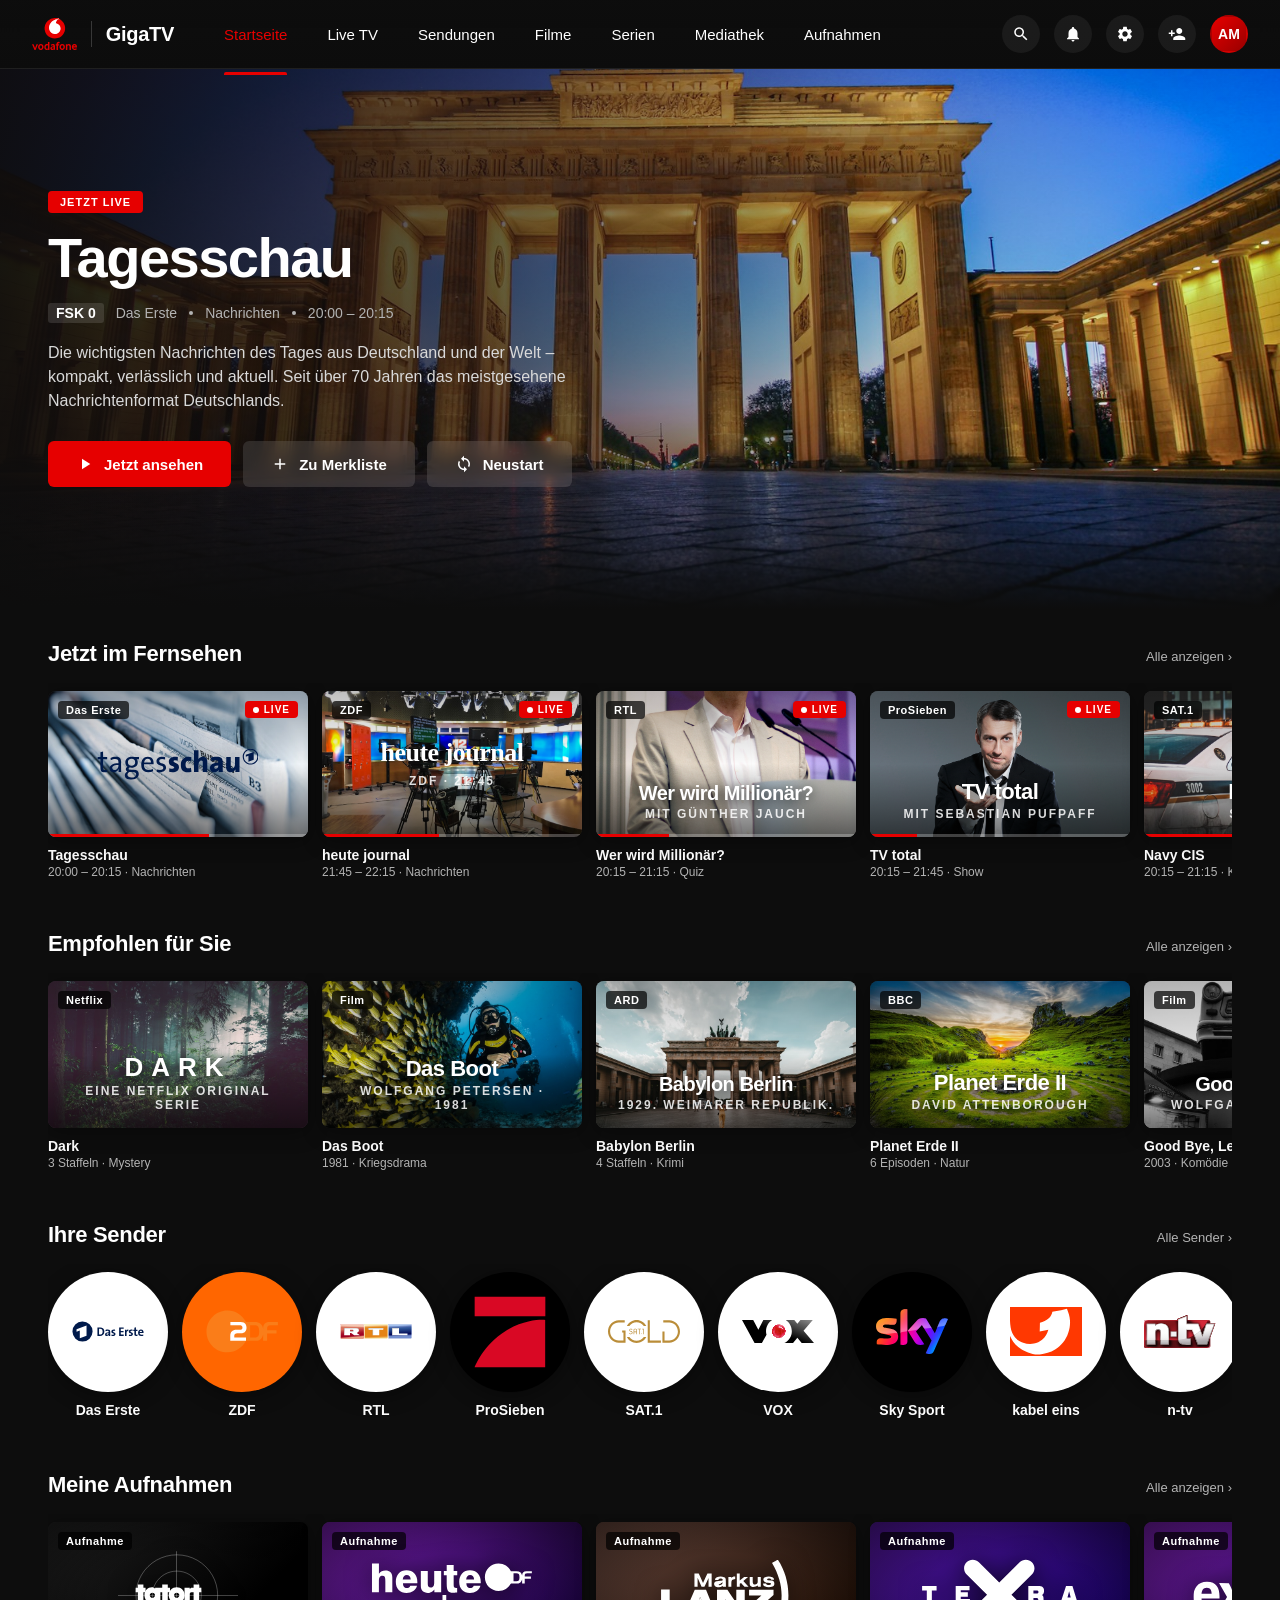
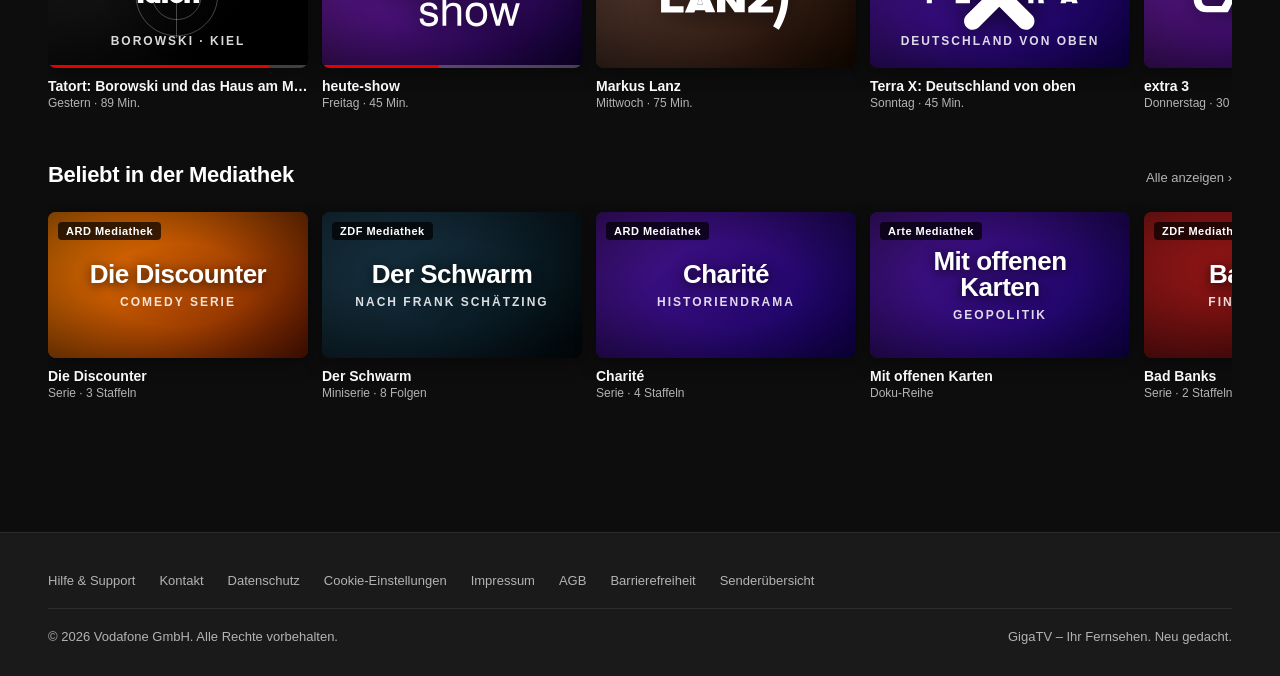
<file: index.html>
<!DOCTYPE html>

<html lang="de">
<head>
<!-- OneTrust Cookies Consent Notice start for anuschkatmader.github.io/VODAFONE/ -->

<script src="https://cdn.cookielaw.org/scripttemplates/otSDKStub.js"  type="text/javascript" charset="UTF-8" data-domain-script="019dbe77-9f69-7287-923a-d4ab9f42c376" ></script>
<script type="text/javascript">
function OptanonWrapper() { }
</script>
<!-- OneTrust Cookies Consent Notice end for anuschkatmader.github.io/VODAFONE/ -->
<meta charset="UTF-8">
<meta name="viewport" content="width=device-width, initial-scale=1.0">
<title>GigaTV – Vodafone</title>
<style>
    * {
        margin: 0;
        padding: 0;
        box-sizing: border-box;
        -webkit-font-smoothing: antialiased;
    }

    :root {
        --vf-red: #e60000;
        --vf-red-dark: #bd0000;
        --vf-black: #0d0d0d;
        --vf-bg: #1a1a1a;
        --vf-bg-light: #262626;
        --vf-text: #ffffff;
        --vf-text-muted: #b3b3b3;
        --vf-border: rgba(255, 255, 255, 0.08);
    }

    html, body {
        background: var(--vf-black);
        color: var(--vf-text);
        font-family: "Vodafone Rg", "Helvetica Neue", Arial, sans-serif;
        min-height: 100vh;
        overflow-x: hidden;
    }

    a { color: inherit; }

    /* ---------- Header ---------- */
    header.top-bar {
        position: sticky;
        top: 0;
        z-index: 100;
        background: linear-gradient(to bottom, rgba(13, 13, 13, 0.98), rgba(13, 13, 13, 0.85));
        backdrop-filter: blur(12px);
        -webkit-backdrop-filter: blur(12px);
        border-bottom: 1px solid var(--vf-border);
    }

    .top-bar-inner {
        display: flex;
        align-items: center;
        height: 68px;
        padding: 0 32px;
        gap: 32px;
    }

    .logo-link {
        display: flex;
        align-items: center;
        gap: 14px;
        flex-shrink: 0;
        text-decoration: none;
        color: inherit;
    }

    .vodafone-logo {
        height: 32px;
        width: auto;
        flex-shrink: 0;
    }

    .brand-divider {
        width: 1px;
        height: 26px;
        background: rgba(255, 255, 255, 0.18);
    }

    .brand-subtitle {
        font-size: 20px;
        font-weight: 700;
        letter-spacing: -0.3px;
    }

    nav.main-nav {
        display: flex;
        gap: 4px;
        flex: 1;
    }

    nav.main-nav a {
        color: var(--vf-text);
        text-decoration: none;
        padding: 10px 18px;
        font-size: 15px;
        font-weight: 500;
        border-radius: 6px;
        transition: background 0.15s ease, color 0.15s ease;
        position: relative;
    }

    nav.main-nav a:hover {
        background: rgba(255, 255, 255, 0.08);
    }

    nav.main-nav a.active {
        color: var(--vf-red);
    }

    nav.main-nav a.active::after {
        content: "";
        position: absolute;
        bottom: -22px;
        left: 18px;
        right: 18px;
        height: 3px;
        background: var(--vf-red);
        border-radius: 2px 2px 0 0;
    }

    .top-bar-actions {
        display: flex;
        align-items: center;
        gap: 14px;
    }

    .icon-btn {
        width: 38px;
        height: 38px;
        border-radius: 50%;
        background: rgba(255, 255, 255, 0.06);
        border: none;
        color: white;
        cursor: pointer;
        display: flex;
        align-items: center;
        justify-content: center;
        transition: background 0.15s;
        text-decoration: none;
    }

    .icon-btn:hover {
        background: rgba(255, 255, 255, 0.14);
    }

    .icon-btn svg {
        width: 18px;
        height: 18px;
        fill: currentColor;
    }

    .avatar {
        width: 38px;
        height: 38px;
        border-radius: 50%;
        background: linear-gradient(135deg, #e60000, #990000);
        display: flex;
        align-items: center;
        justify-content: center;
        font-weight: 600;
        font-size: 14px;
        cursor: pointer;
        text-decoration: none;
        color: white;
        border: 2px solid transparent;
        transition: border-color 0.15s;
    }

    .avatar:hover {
        border-color: white;
    }

    /* ---------- Hero ---------- */
    .hero {
        position: relative;
        height: 540px;
        overflow: hidden;
        margin-bottom: 32px;
    }

    .hero-bg {
        position: absolute;
        inset: 0;
        background-image: url("images/photo-reichstag.jpg");
        background-size: cover;
        background-position: center 55%;
    }

    .hero-bg::before {
        content: "";
        position: absolute;
        inset: 0;
        background: linear-gradient(135deg, rgba(230,0,0,0.2) 0%, rgba(0,0,0,0) 60%);
    }

    .hero-overlay {
        position: absolute;
        inset: 0;
        background: linear-gradient(
            to right,
            rgba(13, 13, 13, 0.95) 0%,
            rgba(13, 13, 13, 0.6) 40%,
            rgba(13, 13, 13, 0.2) 70%,
            transparent 100%
        );
    }

    .hero-bottom-fade {
        position: absolute;
        left: 0;
        right: 0;
        bottom: 0;
        height: 120px;
        background: linear-gradient(to bottom, transparent, var(--vf-black));
    }

    .hero-content {
        position: relative;
        z-index: 2;
        padding: 80px 48px;
        max-width: 660px;
        height: 100%;
        display: flex;
        flex-direction: column;
        justify-content: center;
    }

    .hero-badge {
        display: inline-flex;
        align-items: center;
        gap: 8px;
        background: var(--vf-red);
        padding: 5px 12px;
        border-radius: 4px;
        font-size: 11px;
        font-weight: 700;
        letter-spacing: 1px;
        text-transform: uppercase;
        width: fit-content;
        margin-bottom: 16px;
    }

    .hero-title {
        font-size: 56px;
        font-weight: 700;
        letter-spacing: -1.5px;
        line-height: 1.05;
        margin-bottom: 16px;
    }

    .hero-meta {
        display: flex;
        align-items: center;
        gap: 12px;
        margin-bottom: 18px;
        color: var(--vf-text-muted);
        font-size: 14px;
        flex-wrap: wrap;
    }

    .hero-meta .rating {
        background: rgba(255, 255, 255, 0.12);
        padding: 2px 8px;
        border-radius: 3px;
        font-weight: 600;
        color: white;
    }

    .hero-meta .dot {
        width: 4px;
        height: 4px;
        background: var(--vf-text-muted);
        border-radius: 50%;
    }

    .hero-description {
        font-size: 16px;
        line-height: 1.5;
        color: #d9d9d9;
        margin-bottom: 28px;
    }

    .hero-actions {
        display: flex;
        gap: 12px;
        flex-wrap: wrap;
    }

    .btn {
        padding: 14px 28px;
        border-radius: 6px;
        border: none;
        font-size: 15px;
        font-weight: 600;
        cursor: pointer;
        display: inline-flex;
        align-items: center;
        gap: 10px;
        transition: transform 0.1s, background 0.15s, border-color 0.15s;
        font-family: inherit;
        text-decoration: none;
    }

    .btn:active {
        transform: scale(0.97);
    }

    .btn-primary {
        background: var(--vf-red);
        color: white;
    }

    .btn-primary:hover {
        background: var(--vf-red-dark);
    }

    .btn-secondary {
        background: rgba(255, 255, 255, 0.12);
        color: white;
        backdrop-filter: blur(8px);
    }

    .btn-secondary:hover {
        background: rgba(255, 255, 255, 0.22);
    }

    .btn svg {
        width: 18px;
        height: 18px;
        fill: currentColor;
    }

    /* ---------- Rails ---------- */
    main {
        padding: 0 48px 80px;
    }

    .rail {
        margin-bottom: 40px;
    }

    .rail-header {
        display: flex;
        align-items: baseline;
        justify-content: space-between;
        margin-bottom: 16px;
    }

    .rail-title {
        font-size: 22px;
        font-weight: 700;
        letter-spacing: -0.3px;
    }

    .rail-see-all {
        color: var(--vf-text-muted);
        font-size: 13px;
        text-decoration: none;
        font-weight: 500;
        transition: color 0.15s;
    }

    .rail-see-all:hover {
        color: var(--vf-red);
    }

    .rail-track {
        display: flex;
        gap: 14px;
        overflow-x: auto;
        overflow-y: visible;
        scrollbar-width: none;
        -ms-overflow-style: none;
        padding: 8px 0 12px;
        scroll-snap-type: x mandatory;
    }

    .rail-track::-webkit-scrollbar {
        display: none;
    }

    .tile {
        flex: 0 0 auto;
        width: 260px;
        cursor: pointer;
        scroll-snap-align: start;
    }

    .tile:hover .tile-art {
        transform: scale(1.03);
        box-shadow: 0 8px 28px rgba(0, 0, 0, 0.6);
    }

    .tile-art {
        position: relative;
        width: 100%;
        aspect-ratio: 16 / 9;
        border-radius: 8px;
        overflow: hidden;
        background: var(--vf-bg-light);
        margin-bottom: 10px;
        box-shadow: 0 4px 20px rgba(0, 0, 0, 0.4);
        transition: transform 0.2s ease, box-shadow 0.2s ease;
        transform-origin: center center;
    }

    .tile-art::after {
        content: "";
        position: absolute;
        inset: 0;
        border-radius: 8px;
        box-shadow: inset 0 0 0 0 var(--vf-red);
        transition: box-shadow 0.15s;
        pointer-events: none;
    }

    .tile:hover .tile-art::after {
        box-shadow: inset 0 0 0 2px var(--vf-red);
    }

    .tile-art-bg {
        position: absolute;
        inset: 0;
        display: flex;
        align-items: center;
        justify-content: center;
        padding: 14px;
    }

    .tile-art-bg img {
        max-width: 70%;
        max-height: 70%;
        object-fit: contain;
        filter: drop-shadow(0 2px 8px rgba(0,0,0,0.5));
    }

    /* Full-bleed thumbnail photo on show tiles */
    .tile-photo {
        position: absolute;
        inset: 0;
        width: 100%;
        height: 100%;
        object-fit: cover;
        z-index: 0;
    }

    /* Dark scrim so overlays stay legible */
    .tile-scrim::before {
        content: "";
        position: absolute;
        inset: 0;
        background: linear-gradient(to bottom, rgba(0,0,0,0.25) 0%, rgba(0,0,0,0) 50%, rgba(0,0,0,0.55) 100%);
        z-index: 1;
        pointer-events: none;
    }

    .tile-channel {
        position: absolute;
        top: 10px;
        left: 10px;
        background: rgba(0, 0, 0, 0.7);
        backdrop-filter: blur(4px);
        padding: 3px 8px;
        border-radius: 4px;
        font-size: 11px;
        font-weight: 600;
        letter-spacing: 0.5px;
        z-index: 2;
    }

    .tile-live {
        position: absolute;
        top: 10px;
        right: 10px;
        background: var(--vf-red);
        padding: 3px 8px;
        border-radius: 4px;
        font-size: 10px;
        font-weight: 700;
        letter-spacing: 1px;
        display: flex;
        align-items: center;
        gap: 5px;
        z-index: 2;
    }

    .tile-live::before {
        content: "";
        width: 6px;
        height: 6px;
        background: white;
        border-radius: 50%;
        animation: pulse 1.6s infinite;
    }

    @keyframes pulse {
        0%, 100% { opacity: 1; }
        50% { opacity: 0.4; }
    }

    .tile-progress {
        position: absolute;
        left: 0;
        right: 0;
        bottom: 0;
        height: 3px;
        background: rgba(255, 255, 255, 0.25);
        z-index: 2;
    }

    .tile-progress-fill {
        height: 100%;
        background: var(--vf-red);
    }

    .tile-title {
        font-size: 14px;
        font-weight: 600;
        margin-bottom: 2px;
        white-space: nowrap;
        overflow: hidden;
        text-overflow: ellipsis;
    }

    .tile-meta {
        font-size: 12px;
        color: var(--vf-text-muted);
    }

    /* Poster backgrounds — stylized, evocative of each show */
    .bg-news    { background: linear-gradient(135deg, #003366 0%, #001a33 100%); }
    .bg-news2   { background: linear-gradient(135deg, #c8102e 0%, #6b0000 100%); }
    .bg-quiz    { background: radial-gradient(ellipse at center, #ffcc00 0%, #8b4500 70%, #3a1d00 100%); }
    .bg-show    { background: linear-gradient(135deg, #00c853 0%, #004d1f 100%); }
    .bg-crime   { background: linear-gradient(135deg, #1f1f1f 0%, #000000 70%); }
    .bg-invest  { background: linear-gradient(135deg, #2e1065 0%, #0d0025 100%); }
    .bg-sport   { background: linear-gradient(135deg, #0a3d62 0%, #000a1a 100%); }
    .bg-doc     { background: linear-gradient(135deg, #4a148c 0%, #12005e 100%); }
    .bg-mystery { background: linear-gradient(135deg, #1b3a4b 0%, #000a0f 100%); }
    .bg-war     { background: linear-gradient(135deg, #3e2723 0%, #1b0e0b 100%); }
    .bg-nature  { background: linear-gradient(135deg, #1b5e20 0%, #002d0a 100%); }
    .bg-comedy  { background: linear-gradient(135deg, #f57c00 0%, #6d1a00 100%); }
    .bg-thriller { background: linear-gradient(135deg, #b71c1c 0%, #1a0000 100%); }
    .bg-spy     { background: linear-gradient(135deg, #263238 0%, #000a0f 100%); }
    .bg-talk    { background: linear-gradient(135deg, #5d4037 0%, #1a0a00 100%); }
    .bg-satire  { background: linear-gradient(135deg, #6a1b9a 0%, #12003a 100%); }
    .bg-soap    { background: linear-gradient(135deg, #c2185b 0%, #330011 100%); }

    /* Decorative overlay motif on posters */
    .poster-title {
        position: absolute;
        inset: 0;
        display: flex;
        flex-direction: column;
        align-items: center;
        justify-content: center;
        padding: 20px;
        text-align: center;
        z-index: 2;
    }

    .poster-title .main-text {
        font-size: 26px;
        font-weight: 800;
        letter-spacing: -0.5px;
        line-height: 1;
        text-shadow: 0 2px 12px rgba(0, 0, 0, 0.8);
        color: white;
    }

    .poster-title .sub-text {
        font-size: 12px;
        font-weight: 600;
        letter-spacing: 2px;
        text-transform: uppercase;
        margin-top: 8px;
        opacity: 0.85;
    }

    .poster-vignette::before {
        content: "";
        position: absolute;
        inset: 0;
        background: radial-gradient(ellipse at center, transparent 40%, rgba(0,0,0,0.5) 100%);
        z-index: 0;
    }

    .poster-logo {
        position: absolute;
        top: 50%;
        left: 50%;
        transform: translate(-50%, -50%);
        max-width: 62%;
        max-height: 60%;
        width: auto;
        height: auto;
        object-fit: contain;
        z-index: 2;
        filter: drop-shadow(0 2px 12px rgba(0,0,0,0.7));
    }

    .poster-logo.tint-white {
        filter: brightness(0) invert(1) drop-shadow(0 2px 12px rgba(0,0,0,0.7));
    }

    /* ---------- Channel logo row ---------- */
    .channel-row .tile {
        width: 120px;
    }

    .channel-row .tile-art {
        aspect-ratio: 1;
        border-radius: 50%;
        display: flex;
        align-items: center;
        justify-content: center;
    }

    .channel-row .tile-art img {
        max-width: 60%;
        max-height: 60%;
        object-fit: contain;
    }

    .channel-row .tile-art::after {
        border-radius: 50%;
    }

    .channel-row .tile-title {
        text-align: center;
    }

    /* ---------- Footer ---------- */
    footer {
        background: var(--vf-bg);
        padding: 40px 48px 32px;
        border-top: 1px solid var(--vf-border);
        font-size: 13px;
        color: var(--vf-text-muted);
    }

    .footer-links {
        display: flex;
        flex-wrap: wrap;
        gap: 24px;
        margin-bottom: 20px;
    }

    .footer-links a {
        color: var(--vf-text-muted);
        text-decoration: none;
        transition: color 0.15s;
    }

    .footer-links a:hover {
        color: white;
    }

    .footer-legal {
        display: flex;
        justify-content: space-between;
        align-items: center;
        padding-top: 20px;
        border-top: 1px solid var(--vf-border);
        flex-wrap: wrap;
        gap: 12px;
    }

    /* ---------- Responsive ---------- */
    @media (max-width: 900px) {
        .top-bar-inner { padding: 0 16px; gap: 16px; }
        nav.main-nav { display: none; }
        .hero { height: 440px; }
        .hero-content { padding: 40px 20px; }
        .hero-title { font-size: 36px; }
        .hero-description { font-size: 14px; }
        main { padding: 0 20px 60px; }
        .tile { width: 200px; }
        .channel-row .tile { width: 100px; }
        footer { padding: 32px 20px; }
    }
</style>

</head>
<body>
    <!-- ========== TOP BAR ========== -->
    <header class="top-bar">
        <div class="top-bar-inner">
            <a href="index.html" class="logo-link">
                <img class="vodafone-logo" src="images/vodafone-logo.svg" alt="Vodafone">
                <div class="brand-divider"></div>
                <div class="brand-subtitle">GigaTV</div>
            </a>
           
        <nav class="main-nav">
            <a href="#" class="active">Startseite</a>
            <a href="#">Live TV</a>
            <a href="#">Sendungen</a>
            <a href="#">Filme</a>
            <a href="#">Serien</a>
            <a href="#">Mediathek</a>
            <a href="#">Aufnahmen</a>
        </nav>

        <div class="top-bar-actions">
            <button class="icon-btn" aria-label="Suche">
                <svg viewBox="0 0 24 24"><path d="M15.5 14h-.79l-.28-.27a6.5 6.5 0 1 0-.7.7l.27.28v.79l5 4.99L20.49 19l-4.99-5zm-6 0C7.01 14 5 11.99 5 9.5S7.01 5 9.5 5 14 7.01 14 9.5 11.99 14 9.5 14z"/></svg>
            </button>
            <button class="icon-btn" aria-label="Benachrichtigungen">
                <svg viewBox="0 0 24 24"><path d="M12 22c1.1 0 2-.9 2-2h-4c0 1.1.89 2 2 2zm6-6v-5c0-3.07-1.63-5.64-4.5-6.32V4c0-.83-.67-1.5-1.5-1.5s-1.5.67-1.5 1.5v.68C7.64 5.36 6 7.92 6 11v5l-2 2v1h16v-1l-2-2z"/></svg>
            </button>
            <button class="icon-btn" aria-label="Einstellungen">
                <svg viewBox="0 0 24 24"><path d="M19.14 12.94c.04-.3.06-.61.06-.94 0-.32-.02-.64-.07-.94l2.03-1.58c.18-.14.23-.41.12-.61l-1.92-3.32c-.12-.22-.37-.29-.59-.22l-2.39.96c-.5-.38-1.03-.7-1.62-.94l-.36-2.54c-.04-.24-.24-.41-.48-.41h-3.84c-.24 0-.43.17-.47.41l-.36 2.54c-.59.24-1.13.57-1.62.94l-2.39-.96c-.22-.08-.47 0-.59.22L2.74 8.87c-.12.21-.08.47.12.61l2.03 1.58c-.05.3-.09.63-.09.94 0 .31.02.64.07.94l-2.03 1.58c-.18.14-.23.41-.12.61l1.92 3.32c.12.22.37.29.59.22l2.39-.96c.5.38 1.03.7 1.62.94l.36 2.54c.05.24.24.41.48.41h3.84c.24 0 .44-.17.47-.41l.36-2.54c.59-.24 1.13-.56 1.62-.94l2.39.96c.22.08.47 0 .59-.22l1.92-3.32c.12-.22.07-.47-.12-.61l-2.01-1.58zM12 15.6c-1.98 0-3.6-1.62-3.6-3.6s1.62-3.6 3.6-3.6 3.6 1.62 3.6 3.6-1.62 3.6-3.6 3.6z"/></svg>
            </button>
            <!-- NEW: Create Account button -->
            <a href="createaccount.html" class="icon-btn" aria-label="Konto erstellen" title="Konto erstellen">
                <svg viewBox="0 0 24 24"><path d="M15 12c2.21 0 4-1.79 4-4s-1.79-4-4-4-4 1.79-4 4 1.79 4 4 4zm-9-2V7H4v3H1v2h3v3h2v-3h3v-2H6zm9 4c-2.67 0-8 1.34-8 4v2h16v-2c0-2.66-5.33-4-8-4z"/></svg>
            </a>
            <!-- Existing account avatar -->
            <a href="account.html" class="avatar" title="Mein Konto – Anna Mader">AM</a>
        </div>
    </div>
</header>

<!-- ========== HERO ========== -->
<section class="hero">
    <div class="hero-bg"></div>
    <div class="hero-overlay"></div>
    <div class="hero-content">
        <div class="hero-badge">Jetzt Live</div>
        <h1 class="hero-title">Tagesschau</h1>
        <div class="hero-meta">
            <span class="rating">FSK 0</span>
            <span>Das Erste</span>
            <span class="dot"></span>
            <span>Nachrichten</span>
            <span class="dot"></span>
            <span>20:00 – 20:15</span>
        </div>
        <p class="hero-description">
            Die wichtigsten Nachrichten des Tages aus Deutschland und der Welt – kompakt, verlässlich und aktuell. Seit über 70 Jahren das meistgesehene Nachrichtenformat Deutschlands.
        </p>
        <div class="hero-actions">
            <a href="#" class="btn btn-primary">
                <svg viewBox="0 0 24 24"><path d="M8 5v14l11-7z"/></svg>
                Jetzt ansehen
            </a>
            <a href="#" class="btn btn-secondary">
                <svg viewBox="0 0 24 24"><path d="M19 13h-6v6h-2v-6H5v-2h6V5h2v6h6v2z"/></svg>
                Zu Merkliste
            </a>
            <a href="#" class="btn btn-secondary">
                <svg viewBox="0 0 24 24"><path d="M12 4V1L8 5l4 4V6c3.31 0 6 2.69 6 6 0 1.01-.25 1.97-.7 2.8l1.46 1.46C19.54 15.03 20 13.57 20 12c0-4.42-3.58-8-8-8zm0 14c-3.31 0-6-2.69-6-6 0-1.01.25-1.97.7-2.8L5.24 7.74C4.46 8.97 4 10.43 4 12c0 4.42 3.58 8 8 8v3l4-4-4-4v3z"/></svg>
                Neustart
            </a>
        </div>
    </div>
    <div class="hero-bottom-fade"></div>
</section>

<!-- ========== MAIN CONTENT ========== -->
<main>
    <!-- Jetzt im Fernsehen -->
    <section class="rail">
        <div class="rail-header">
            <h2 class="rail-title">Jetzt im Fernsehen</h2>
            <a href="#" class="rail-see-all">Alle anzeigen ›</a>
        </div>
        <div class="rail-track">
            <div class="tile">
                <div class="tile-art tile-scrim">
                    <img class="tile-photo" src="images/photo-newsstudio.jpg" alt="">
                    <span class="tile-channel">Das Erste</span>
                    <span class="tile-live">LIVE</span>
                    <img class="poster-logo" src="images/tagesschau.svg" alt="Tagesschau">
                    <div class="tile-progress"><div class="tile-progress-fill" style="width: 62%"></div></div>
                </div>
                <div class="tile-title">Tagesschau</div>
                <div class="tile-meta">20:00 – 20:15 · Nachrichten</div>
            </div>

            <div class="tile">
                <div class="tile-art tile-scrim">
                    <img class="tile-photo" src="images/photo-tvstudio.jpg" alt="">
                    <span class="tile-channel">ZDF</span>
                    <span class="tile-live">LIVE</span>
                    <div class="poster-title">
                        <div class="main-text" style="font-family:Georgia,serif;">heute journal</div>
                        <div class="sub-text">ZDF · 21:45</div>
                    </div>
                    <div class="tile-progress"><div class="tile-progress-fill" style="width: 45%"></div></div>
                </div>
                <div class="tile-title">heute journal</div>
                <div class="tile-meta">21:45 – 22:15 · Nachrichten</div>
            </div>

            <div class="tile">
                <div class="tile-art tile-scrim">
                    <img class="tile-photo" src="images/photo-jauch.jpg" alt="">
                    <span class="tile-channel">RTL</span>
                    <span class="tile-live">LIVE</span>
                    <div class="poster-title" style="justify-content:flex-end;padding-bottom:16px;">
                        <div class="main-text" style="font-size:20px;">Wer wird Millionär?</div>
                        <div class="sub-text" style="margin-top:4px;">mit Günther Jauch</div>
                    </div>
                    <div class="tile-progress"><div class="tile-progress-fill" style="width: 28%"></div></div>
                </div>
                <div class="tile-title">Wer wird Millionär?</div>
                <div class="tile-meta">20:15 – 21:15 · Quiz</div>
            </div>

            <div class="tile">
                <div class="tile-art tile-scrim">
                    <img class="tile-photo" src="images/photo-pufpaff.jpg" alt="">
                    <span class="tile-channel">ProSieben</span>
                    <span class="tile-live">LIVE</span>
                    <div class="poster-title" style="justify-content:flex-end;padding-bottom:16px;">
                        <div class="main-text" style="font-size:22px;">TV total</div>
                        <div class="sub-text" style="margin-top:4px;">mit Sebastian Pufpaff</div>
                    </div>
                    <div class="tile-progress"><div class="tile-progress-fill" style="width: 18%"></div></div>
                </div>
                <div class="tile-title">TV total</div>
                <div class="tile-meta">20:15 – 21:45 · Show</div>
            </div>

            <div class="tile">
                <div class="tile-art tile-scrim">
                    <img class="tile-photo" src="images/photo-crime.jpg" alt="">
                    <span class="tile-channel">SAT.1</span>
                    <span class="tile-live">LIVE</span>
                    <div class="poster-title" style="justify-content:flex-end;padding-bottom:16px;">
                        <div class="main-text" style="font-size:22px;">Navy CIS</div>
                        <div class="sub-text" style="margin-top:4px;">Staffel 21</div>
                    </div>
                    <div class="tile-progress"><div class="tile-progress-fill" style="width: 55%"></div></div>
                </div>
                <div class="tile-title">Navy CIS</div>
                <div class="tile-meta">20:15 – 21:15 · Krimi</div>
            </div>

            <div class="tile">
                <div class="tile-art tile-scrim">
                    <img class="tile-photo" src="images/photo-business.jpg" alt="">
                    <span class="tile-channel">VOX</span>
                    <span class="tile-live">LIVE</span>
                    <div class="poster-title" style="justify-content:flex-end;padding-bottom:16px;">
                        <div class="main-text" style="font-size:20px;">Die Höhle der Löwen</div>
                        <div class="sub-text" style="margin-top:4px;">Staffel 18</div>
                    </div>
                    <div class="tile-progress"><div class="tile-progress-fill" style="width: 33%"></div></div>
                </div>
                <div class="tile-title">Die Höhle der Löwen</div>
                <div class="tile-meta">20:15 – 22:15 · Business</div>
            </div>

            <div class="tile">
                <div class="tile-art tile-scrim">
                    <img class="tile-photo" src="images/photo-stadium.jpg" alt="">
                    <span class="tile-channel">Sky Sport</span>
                    <span class="tile-live">LIVE</span>
                    <img class="poster-logo tint-white" src="images/bundesliga.svg" alt="Bundesliga" style="top:38%;max-height:32%;">
                    <div class="poster-title" style="justify-content:flex-end;padding-bottom:16px;">
                        <div class="sub-text" style="margin-top:0;">BVB – FC Bayern · 30. Spieltag</div>
                    </div>
                    <div class="tile-progress"><div class="tile-progress-fill" style="width: 72%"></div></div>
                </div>
                <div class="tile-title">Bundesliga: BVB – FC Bayern</div>
                <div class="tile-meta">20:30 – 22:30 · Sport</div>
            </div>

            <div class="tile">
                <div class="tile-art tile-scrim">
                    <img class="tile-photo" src="images/photo-map.jpg" alt="">
                    <span class="tile-channel">Arte</span>
                    <span class="tile-live">LIVE</span>
                    <div class="poster-title" style="justify-content:flex-end;padding-bottom:16px;">
                        <div class="main-text" style="font-size:22px;">Re: Europa</div>
                        <div class="sub-text" style="margin-top:4px;">Reportage</div>
                    </div>
                    <div class="tile-progress"><div class="tile-progress-fill" style="width: 40%"></div></div>
                </div>
                <div class="tile-title">Re: Europa</div>
                <div class="tile-meta">19:40 – 20:15 · Reportage</div>
            </div>
        </div>
    </section>

    <!-- Empfohlen für Sie -->
    <section class="rail">
        <div class="rail-header">
            <h2 class="rail-title">Empfohlen für Sie</h2>
            <a href="#" class="rail-see-all">Alle anzeigen ›</a>
        </div>
        <div class="rail-track">
            <div class="tile">
                <div class="tile-art tile-scrim">
                    <img class="tile-photo" src="images/photo-forest.jpg" alt="">
                    <span class="tile-channel">Netflix</span>
                    <div class="poster-title" style="justify-content:flex-end;padding-bottom:16px;">
                        <div class="main-text" style="letter-spacing:8px;">DARK</div>
                        <div class="sub-text" style="margin-top:4px;">Eine Netflix Original Serie</div>
                    </div>
                </div>
                <div class="tile-title">Dark</div>
                <div class="tile-meta">3 Staffeln · Mystery</div>
            </div>
            <div class="tile">
                <div class="tile-art tile-scrim">
                    <img class="tile-photo" src="images/photo-submarine.jpg" alt="">
                    <span class="tile-channel">Film</span>
                    <div class="poster-title" style="justify-content:flex-end;padding-bottom:16px;">
                        <div class="main-text" style="font-size:22px;">Das Boot</div>
                        <div class="sub-text" style="margin-top:4px;">Wolfgang Petersen · 1981</div>
                    </div>
                </div>
                <div class="tile-title">Das Boot</div>
                <div class="tile-meta">1981 · Kriegsdrama</div>
            </div>
            <div class="tile">
                <div class="tile-art tile-scrim">
                    <img class="tile-photo" src="images/photo-berlin-vintage.jpg" alt="">
                    <span class="tile-channel">ARD</span>
                    <div class="poster-title" style="justify-content:flex-end;padding-bottom:16px;">
                        <div class="main-text" style="font-size:20px;">Babylon Berlin</div>
                        <div class="sub-text" style="margin-top:4px;">1929. Weimarer Republik.</div>
                    </div>
                </div>
                <div class="tile-title">Babylon Berlin</div>
                <div class="tile-meta">4 Staffeln · Krimi</div>
            </div>
            <div class="tile">
                <div class="tile-art tile-scrim">
                    <img class="tile-photo" src="images/photo-nature.jpg" alt="">
                    <span class="tile-channel">BBC</span>
                    <div class="poster-title" style="justify-content:flex-end;padding-bottom:16px;">
                        <div class="main-text" style="font-size:22px;">Planet Erde II</div>
                        <div class="sub-text" style="margin-top:4px;">David Attenborough</div>
                    </div>
                </div>
                <div class="tile-title">Planet Erde II</div>
                <div class="tile-meta">6 Episoden · Natur</div>
            </div>
            <div class="tile">
                <div class="tile-art tile-scrim">
                    <img class="tile-photo" src="images/photo-trabant.jpg" alt="">
                    <span class="tile-channel">Film</span>
                    <div class="poster-title" style="justify-content:flex-end;padding-bottom:16px;">
                        <div class="main-text" style="font-size:20px;">Good Bye, Lenin!</div>
                        <div class="sub-text" style="margin-top:4px;">Wolfgang Becker · 2003</div>
                    </div>
                </div>
                <div class="tile-title">Good Bye, Lenin!</div>
                <div class="tile-meta">2003 · Komödie</div>
            </div>
            <div class="tile">
                <div class="tile-art tile-scrim">
                    <img class="tile-photo" src="images/photo-noir.jpg" alt="">
                    <span class="tile-channel">Das Erste</span>
                    <img class="poster-logo tint-white" src="images/tatort.svg" alt="Tatort">
                </div>
                <div class="tile-title">Tatort</div>
                <div class="tile-meta">Über 1200 Folgen · Krimi</div>
            </div>
            <div class="tile">
                <div class="tile-art tile-scrim">
                    <img class="tile-photo" src="images/photo-running.jpg" alt="">
                    <span class="tile-channel">Film</span>
                    <div class="poster-title" style="justify-content:flex-end;padding-bottom:16px;">
                        <div class="main-text" style="font-size:22px;">Lola rennt</div>
                        <div class="sub-text" style="margin-top:4px;">Tom Tykwer · 1998</div>
                    </div>
                </div>
                <div class="tile-title">Lola rennt</div>
                <div class="tile-meta">1998 · Thriller</div>
            </div>
            <div class="tile">
                <div class="tile-art tile-scrim">
                    <img class="tile-photo" src="images/photo-berlinwall.jpg" alt="">
                    <span class="tile-channel">RTL+</span>
                    <div class="poster-title" style="justify-content:flex-end;padding-bottom:16px;">
                        <div class="main-text" style="font-size:20px;">Deutschland 83</div>
                        <div class="sub-text" style="margin-top:4px;">Kalter Krieg · Spionage</div>
                    </div>
                </div>
                <div class="tile-title">Deutschland 83</div>
                <div class="tile-meta">3 Staffeln · Spionage</div>
            </div>
        </div>
    </section>

    <!-- Sender -->
    <section class="rail channel-row">
        <div class="rail-header">
            <h2 class="rail-title">Ihre Sender</h2>
            <a href="#" class="rail-see-all">Alle Sender ›</a>
        </div>
        <div class="rail-track">
            <div class="tile">
                <div class="tile-art" style="background:#fff;">
                    <img src="images/das-erste.svg" alt="Das Erste">
                </div>
                <div class="tile-title">Das Erste</div>
            </div>
            <div class="tile">
                <div class="tile-art" style="background:#ff6600;">
                    <img src="images/zdf.svg" alt="ZDF">
                </div>
                <div class="tile-title">ZDF</div>
            </div>
            <div class="tile">
                <div class="tile-art" style="background:#fff;">
                    <img src="images/rtl.svg" alt="RTL">
                </div>
                <div class="tile-title">RTL</div>
            </div>
            <div class="tile">
                <div class="tile-art" style="background:#000;">
                    <img src="images/prosieben.svg" alt="ProSieben">
                </div>
                <div class="tile-title">ProSieben</div>
            </div>
            <div class="tile">
                <div class="tile-art" style="background:#fff;">
                    <img src="images/sat1.svg" alt="SAT.1">
                </div>
                <div class="tile-title">SAT.1</div>
            </div>
            <div class="tile">
                <div class="tile-art" style="background:#fff;">
                    <img src="images/vox.svg" alt="VOX">
                </div>
                <div class="tile-title">VOX</div>
            </div>
            <div class="tile">
                <div class="tile-art" style="background:#000;">
                    <img src="images/sky.svg" alt="Sky">
                </div>
                <div class="tile-title">Sky Sport</div>
            </div>
            <div class="tile">
                <div class="tile-art" style="background:#fff;">
                    <img src="images/kabeleins.svg" alt="kabel eins">
                </div>
                <div class="tile-title">kabel eins</div>
            </div>
            <div class="tile">
                <div class="tile-art" style="background:#fff;">
                    <img src="images/ntv.svg" alt="n-tv">
                </div>
                <div class="tile-title">n-tv</div>
            </div>
            <div class="tile">
                <div class="tile-art" style="background:#000;">
                    <img src="images/arte.svg" alt="Arte">
                </div>
                <div class="tile-title">Arte</div>
            </div>
            <div class="tile">
                <div class="tile-art" style="background:#fff;">
                    <img src="images/3sat.svg" alt="3sat">
                </div>
                <div class="tile-title">3sat</div>
            </div>
            <div class="tile">
                <div class="tile-art" style="background:#fff;">
                    <img src="images/wdr.svg" alt="WDR">
                </div>
                <div class="tile-title">WDR</div>
            </div>
        </div>
    </section>

    <!-- Meine Aufnahmen -->
    <section class="rail">
        <div class="rail-header">
            <h2 class="rail-title">Meine Aufnahmen</h2>
            <a href="#" class="rail-see-all">Alle anzeigen ›</a>
        </div>
        <div class="rail-track">
            <div class="tile">
                <div class="tile-art bg-crime poster-vignette">
                    <span class="tile-channel">Aufnahme</span>
                    <img class="poster-logo tint-white" src="images/tatort.svg" alt="Tatort">
                    <div class="poster-title" style="justify-content:flex-end;padding-bottom:20px;">
                        <div class="sub-text" style="margin-top:0;">Borowski · Kiel</div>
                    </div>
                    <div class="tile-progress"><div class="tile-progress-fill" style="width: 85%"></div></div>
                </div>
                <div class="tile-title">Tatort: Borowski und das Haus am Meer</div>
                <div class="tile-meta">Gestern · 89 Min.</div>
            </div>
            <div class="tile">
                <div class="tile-art bg-satire poster-vignette">
                    <span class="tile-channel">Aufnahme</span>
                    <img class="poster-logo tint-white" src="images/heute-show.svg" alt="heute-show">
                    <div class="tile-progress"><div class="tile-progress-fill" style="width: 45%"></div></div>
                </div>
                <div class="tile-title">heute-show</div>
                <div class="tile-meta">Freitag · 45 Min.</div>
            </div>
            <div class="tile">
                <div class="tile-art bg-talk poster-vignette">
                    <span class="tile-channel">Aufnahme</span>
                    <img class="poster-logo tint-white" src="images/markus-lanz.svg" alt="Markus Lanz">
                </div>
                <div class="tile-title">Markus Lanz</div>
                <div class="tile-meta">Mittwoch · 75 Min.</div>
            </div>
            <div class="tile">
                <div class="tile-art bg-doc poster-vignette">
                    <span class="tile-channel">Aufnahme</span>
                    <img class="poster-logo tint-white" src="images/terra-x.svg" alt="Terra X">
                    <div class="poster-title" style="justify-content:flex-end;padding-bottom:20px;">
                        <div class="sub-text" style="margin-top:0;">Deutschland von oben</div>
                    </div>
                </div>
                <div class="tile-title">Terra X: Deutschland von oben</div>
                <div class="tile-meta">Sonntag · 45 Min.</div>
            </div>
            <div class="tile">
                <div class="tile-art bg-satire poster-vignette">
                    <span class="tile-channel">Aufnahme</span>
                    <img class="poster-logo tint-white" src="images/extra-3.svg" alt="extra 3">
                </div>
                <div class="tile-title">extra 3</div>
                <div class="tile-meta">Donnerstag · 30 Min.</div>
            </div>
            <div class="tile">
                <div class="tile-art bg-soap poster-vignette">
                    <span class="tile-channel">Aufnahme</span>
                    <div class="poster-title">
                        <div class="main-text">Rote Rosen</div>
                        <div class="sub-text">Telenovela</div>
                    </div>
                </div>
                <div class="tile-title">Rote Rosen</div>
                <div class="tile-meta">Diese Woche · 5 Folgen</div>
            </div>
        </div>
    </section>

    <!-- Beliebt in der Mediathek -->
    <section class="rail">
        <div class="rail-header">
            <h2 class="rail-title">Beliebt in der Mediathek</h2>
            <a href="#" class="rail-see-all">Alle anzeigen ›</a>
        </div>
        <div class="rail-track">
            <div class="tile">
                <div class="tile-art bg-comedy poster-vignette">
                    <span class="tile-channel">ARD Mediathek</span>
                    <div class="poster-title">
                        <div class="main-text">Die Discounter</div>
                        <div class="sub-text">Comedy Serie</div>
                    </div>
                </div>
                <div class="tile-title">Die Discounter</div>
                <div class="tile-meta">Serie · 3 Staffeln</div>
            </div>
            <div class="tile">
                <div class="tile-art bg-mystery poster-vignette">
                    <span class="tile-channel">ZDF Mediathek</span>
                    <div class="poster-title">
                        <div class="main-text">Der Schwarm</div>
                        <div class="sub-text">nach Frank Schätzing</div>
                    </div>
                </div>
                <div class="tile-title">Der Schwarm</div>
                <div class="tile-meta">Miniserie · 8 Folgen</div>
            </div>
            <div class="tile">
                <div class="tile-art bg-doc poster-vignette">
                    <span class="tile-channel">ARD Mediathek</span>
                    <div class="poster-title">
                        <div class="main-text">Charité</div>
                        <div class="sub-text">Historiendrama</div>
                    </div>
                </div>
                <div class="tile-title">Charité</div>
                <div class="tile-meta">Serie · 4 Staffeln</div>
            </div>
            <div class="tile">
                <div class="tile-art bg-doc poster-vignette">
                    <span class="tile-channel">Arte Mediathek</span>
                    <div class="poster-title">
                        <div class="main-text">Mit offenen<br>Karten</div>
                        <div class="sub-text">Geopolitik</div>
                    </div>
                </div>
                <div class="tile-title">Mit offenen Karten</div>
                <div class="tile-meta">Doku-Reihe</div>
            </div>
            <div class="tile">
                <div class="tile-art bg-thriller poster-vignette">
                    <span class="tile-channel">ZDF Mediathek</span>
                    <div class="poster-title">
                        <div class="main-text">Bad Banks</div>
                        <div class="sub-text">Finanzthriller</div>
                    </div>
                </div>
                <div class="tile-title">Bad Banks</div>
                <div class="tile-meta">Serie · 2 Staffeln</div>
            </div>
            <div class="tile">
                <div class="tile-art bg-comedy poster-vignette">
                    <span class="tile-channel">ARD Mediathek</span>
                    <div class="poster-title">
                        <div class="main-text">Pumuckl</div>
                        <div class="sub-text">Neue Geschichten</div>
                    </div>
                </div>
                <div class="tile-title">Neue Geschichten vom Pumuckl</div>
                <div class="tile-meta">Serie · 13 Folgen</div>
            </div>
            <div class="tile">
                <div class="tile-art bg-satire poster-vignette">
                    <span class="tile-channel">ZDF Mediathek</span>
                    <div class="poster-title">
                        <div class="main-text">Die Anstalt</div>
                        <div class="sub-text">Politsatire</div>
                    </div>
                </div>
                <div class="tile-title">Die Anstalt</div>
                <div class="tile-meta">Politsatire</div>
            </div>
            <div class="tile">
                <div class="tile-art bg-doc poster-vignette">
                    <span class="tile-channel">Arte Mediathek</span>
                    <div class="poster-title">
                        <div class="main-text">Tracks East</div>
                        <div class="sub-text">Reportage</div>
                    </div>
                </div>
                <div class="tile-title">Tracks East</div>
                <div class="tile-meta">Reportage</div>
            </div>
        </div>
    </section>
</main>

<!-- ========== FOOTER ========== -->
<footer>
    <div class="footer-links">
        <a href="#">Hilfe &amp; Support</a>
        <a href="#">Kontakt</a>
        <a href="#">Datenschutz</a>
        <a href="#" id="cookie-settings">Cookie-Einstellungen</a>
        <a href="#">Impressum</a>
        <a href="#">AGB</a>
        <a href="#">Barrierefreiheit</a>
        <a href="#">Senderübersicht</a>
    </div>
    <div class="footer-legal">
        <div>© 2026 Vodafone GmbH. Alle Rechte vorbehalten.</div>
        <div>GigaTV – Ihr Fernsehen. Neu gedacht.</div>
    </div>
</footer>

</body>
</html>
</file>
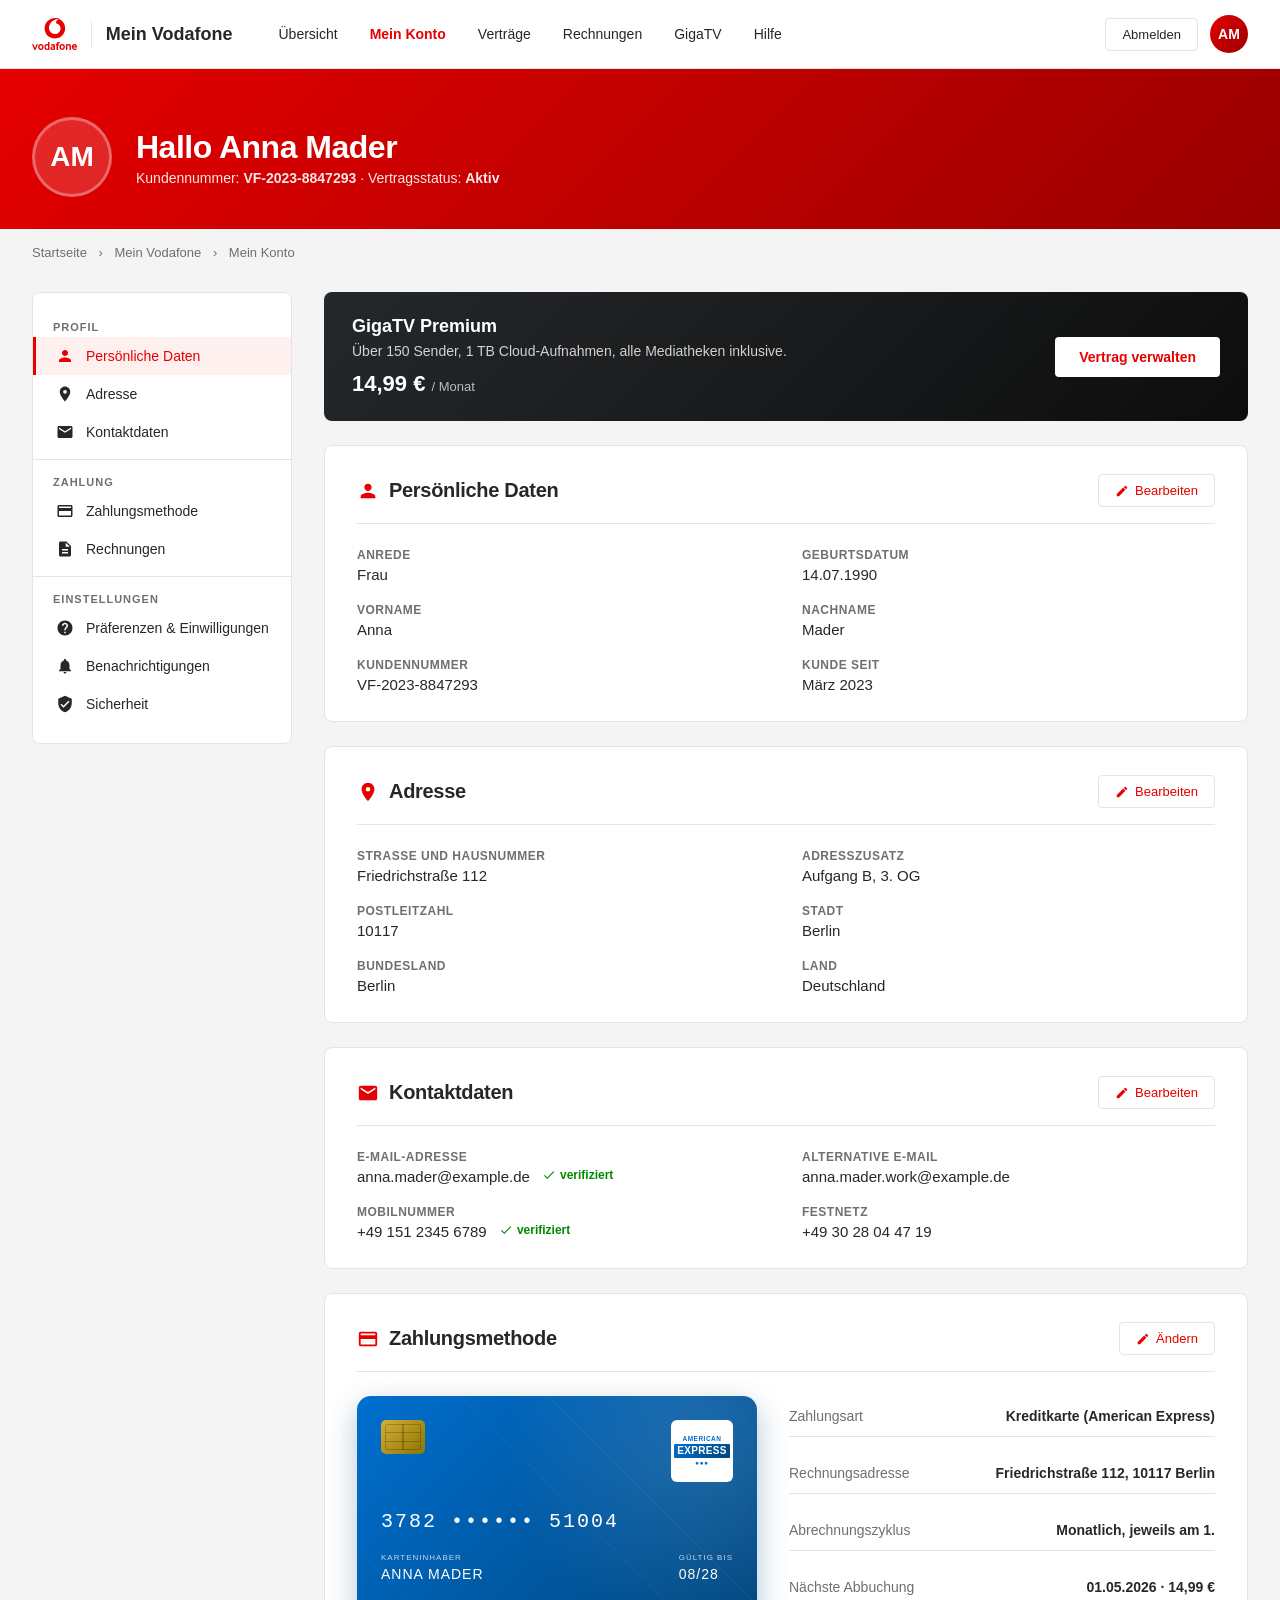
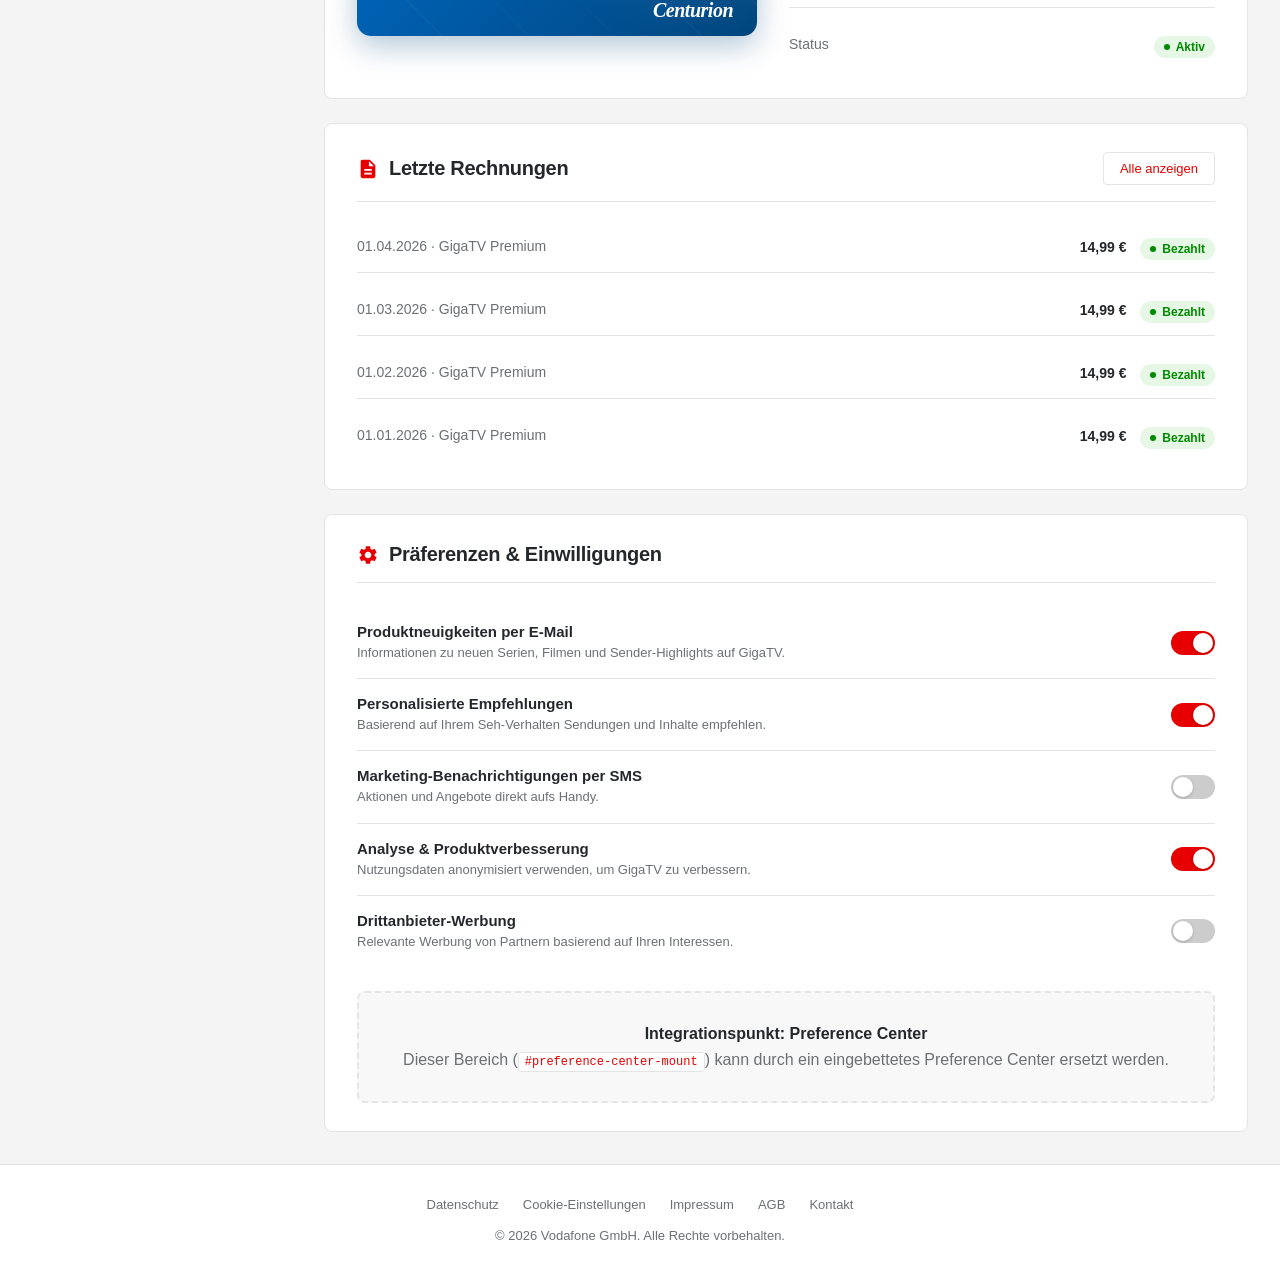
<file: account.html>
<!DOCTYPE html>
<html lang="de">
<head>
    <meta charset="UTF-8">
    <meta name="viewport" content="width=device-width, initial-scale=1.0">
    <title>Mein Konto – Vodafone</title>
    <style>
        * {
            margin: 0;
            padding: 0;
            box-sizing: border-box;
            -webkit-font-smoothing: antialiased;
        }

        :root {
            --vf-red: #e60000;
            --vf-red-dark: #bd0000;
            --vf-dark: #25282b;
            --vf-text: #25282b;
            --vf-text-muted: #6c7073;
            --vf-bg: #f4f4f4;
            --vf-card: #ffffff;
            --vf-border: #e4e4e4;
            --vf-green: #008a00;
        }

        html, body {
            background: var(--vf-bg);
            color: var(--vf-text);
            font-family: "Vodafone Rg", "Helvetica Neue", Arial, sans-serif;
            min-height: 100vh;
        }

        a { color: inherit; text-decoration: none; }

        /* ---------- Top bar ---------- */
        header.top-bar {
            background: white;
            border-bottom: 1px solid var(--vf-border);
            position: sticky;
            top: 0;
            z-index: 100;
        }

        .top-bar-inner {
            display: flex;
            align-items: center;
            height: 68px;
            padding: 0 32px;
            gap: 32px;
            max-width: 1440px;
            margin: 0 auto;
        }

        .logo-link {
            display: flex;
            align-items: center;
            gap: 14px;
        }

        .vodafone-logo {
            height: 32px;
            width: auto;
        }

        .brand-divider {
            width: 1px;
            height: 26px;
            background: var(--vf-border);
        }

        .brand-subtitle {
            font-size: 18px;
            font-weight: 700;
            color: var(--vf-dark);
        }

        .top-nav {
            display: flex;
            gap: 4px;
            flex: 1;
        }

        .top-nav a {
            padding: 10px 14px;
            font-size: 14px;
            font-weight: 500;
            color: var(--vf-text);
            border-radius: 4px;
            transition: background 0.15s;
        }

        .top-nav a:hover {
            background: rgba(0,0,0,0.05);
        }

        .top-nav a.active {
            color: var(--vf-red);
            font-weight: 600;
        }

        .top-actions {
            display: flex;
            align-items: center;
            gap: 12px;
        }

        .btn-logout {
            background: none;
            border: 1px solid var(--vf-border);
            padding: 8px 16px;
            border-radius: 4px;
            font-size: 13px;
            font-weight: 500;
            cursor: pointer;
            font-family: inherit;
            color: var(--vf-text);
            transition: border-color 0.15s;
        }

        .btn-logout:hover {
            border-color: var(--vf-red);
            color: var(--vf-red);
        }

        .avatar {
            width: 38px;
            height: 38px;
            border-radius: 50%;
            background: linear-gradient(135deg, #e60000, #990000);
            display: flex;
            align-items: center;
            justify-content: center;
            font-weight: 600;
            font-size: 14px;
            color: white;
        }

        /* ---------- Layout ---------- */
        .account-hero {
            background: linear-gradient(135deg, #e60000 0%, #990000 100%);
            color: white;
            padding: 48px 32px 32px;
        }

        .account-hero-inner {
            max-width: 1280px;
            margin: 0 auto;
            display: flex;
            align-items: center;
            gap: 24px;
        }

        .account-hero-avatar {
            width: 80px;
            height: 80px;
            border-radius: 50%;
            background: rgba(255,255,255,0.15);
            display: flex;
            align-items: center;
            justify-content: center;
            font-size: 28px;
            font-weight: 700;
            border: 3px solid rgba(255,255,255,0.3);
        }

        .account-hero h1 {
            font-size: 32px;
            font-weight: 700;
            letter-spacing: -0.5px;
            margin-bottom: 4px;
        }

        .account-hero-sub {
            font-size: 14px;
            opacity: 0.9;
        }

        .account-hero-sub strong { font-weight: 600; }

        .breadcrumb {
            max-width: 1280px;
            margin: 0 auto;
            padding: 16px 32px 0;
            font-size: 13px;
            color: var(--vf-text-muted);
        }

        .breadcrumb a:hover { color: var(--vf-red); }
        .breadcrumb .sep { margin: 0 8px; }

        .layout {
            max-width: 1280px;
            margin: 0 auto;
            padding: 32px;
            display: grid;
            grid-template-columns: 260px 1fr;
            gap: 32px;
        }

        /* ---------- Sidebar ---------- */
        aside.sidebar {
            background: var(--vf-card);
            border-radius: 8px;
            padding: 12px 0;
            border: 1px solid var(--vf-border);
            height: fit-content;
            position: sticky;
            top: 100px;
        }

        aside.sidebar .side-group {
            padding: 8px 0;
            border-bottom: 1px solid var(--vf-border);
        }

        aside.sidebar .side-group:last-child {
            border-bottom: none;
        }

        aside.sidebar .group-label {
            font-size: 11px;
            font-weight: 700;
            text-transform: uppercase;
            letter-spacing: 1px;
            color: var(--vf-text-muted);
            padding: 8px 20px 4px;
        }

        aside.sidebar a {
            display: flex;
            align-items: center;
            gap: 12px;
            padding: 10px 20px;
            font-size: 14px;
            font-weight: 500;
            color: var(--vf-text);
            border-left: 3px solid transparent;
            transition: background 0.15s, border-color 0.15s;
        }

        aside.sidebar a:hover {
            background: #f8f8f8;
        }

        aside.sidebar a.active {
            background: #fff0f0;
            border-left-color: var(--vf-red);
            color: var(--vf-red);
        }

        aside.sidebar svg {
            width: 18px;
            height: 18px;
            fill: currentColor;
            flex-shrink: 0;
        }

        /* ---------- Content ---------- */
        main.content {
            display: flex;
            flex-direction: column;
            gap: 24px;
        }

        .card {
            background: var(--vf-card);
            border: 1px solid var(--vf-border);
            border-radius: 8px;
            padding: 28px 32px;
        }

        .card-header {
            display: flex;
            align-items: center;
            justify-content: space-between;
            margin-bottom: 24px;
            padding-bottom: 16px;
            border-bottom: 1px solid var(--vf-border);
        }

        .card-header h2 {
            font-size: 20px;
            font-weight: 700;
            letter-spacing: -0.3px;
        }

        .card-header .card-icon {
            display: flex;
            align-items: center;
            gap: 10px;
        }

        .card-header .card-icon svg {
            width: 22px;
            height: 22px;
            fill: var(--vf-red);
        }

        .btn-edit {
            background: none;
            border: 1px solid var(--vf-border);
            padding: 8px 16px;
            border-radius: 4px;
            font-size: 13px;
            font-weight: 500;
            cursor: pointer;
            font-family: inherit;
            color: var(--vf-red);
            display: inline-flex;
            align-items: center;
            gap: 6px;
            transition: border-color 0.15s, background 0.15s;
        }

        .btn-edit:hover {
            border-color: var(--vf-red);
            background: #fff5f5;
        }

        .btn-edit svg {
            width: 14px;
            height: 14px;
            fill: currentColor;
        }

        .field-grid {
            display: grid;
            grid-template-columns: repeat(2, 1fr);
            gap: 20px 32px;
        }

        .field {
            display: flex;
            flex-direction: column;
            gap: 4px;
        }

        .field-label {
            font-size: 12px;
            font-weight: 600;
            color: var(--vf-text-muted);
            text-transform: uppercase;
            letter-spacing: 0.5px;
        }

        .field-value {
            font-size: 15px;
            font-weight: 500;
            color: var(--vf-text);
        }

        .field-value .verified {
            display: inline-flex;
            align-items: center;
            gap: 4px;
            font-size: 12px;
            color: var(--vf-green);
            margin-left: 8px;
            font-weight: 600;
        }

        .field-value .verified svg {
            width: 14px;
            height: 14px;
            fill: currentColor;
        }

        /* ---------- Credit card ---------- */
        .payment-layout {
            display: grid;
            grid-template-columns: 400px 1fr;
            gap: 32px;
            align-items: start;
        }

        .credit-card {
            width: 400px;
            height: 240px;
            background:
                radial-gradient(circle at 85% 20%, rgba(255,255,255,0.12) 0%, transparent 50%),
                linear-gradient(135deg, #006fcf 0%, #00457c 100%);
            border-radius: 14px;
            padding: 24px;
            color: white;
            position: relative;
            box-shadow: 0 10px 30px rgba(0,69,124,0.3);
            overflow: hidden;
            font-family: "Helvetica Neue", Arial, sans-serif;
        }

        .credit-card::before {
            content: "";
            position: absolute;
            inset: 0;
            background:
                repeating-linear-gradient(45deg, transparent, transparent 60px, rgba(255,255,255,0.03) 60px, rgba(255,255,255,0.03) 61px);
            pointer-events: none;
        }

        .cc-top {
            display: flex;
            justify-content: space-between;
            align-items: flex-start;
            margin-bottom: 28px;
        }

        .cc-logo-amex {
            width: 62px;
            height: 62px;
            background: white;
            border-radius: 6px;
            display: flex;
            align-items: center;
            justify-content: center;
            flex-direction: column;
            color: #006fcf;
            font-weight: 900;
            font-size: 8px;
            line-height: 1;
            letter-spacing: 0.5px;
            padding: 4px;
            text-align: center;
        }

        .cc-logo-amex .amex-top { font-size: 6.5px; margin-bottom: 2px; }
        .cc-logo-amex .amex-mid {
            font-size: 10px;
            font-weight: 900;
            letter-spacing: 0.3px;
            background: linear-gradient(135deg, #006fcf 0%, #00457c 100%);
            color: white;
            padding: 2px 3px;
            border-radius: 1px;
            margin-bottom: 2px;
        }
        .cc-logo-amex .amex-bot { font-size: 6.5px; font-weight: 700; }

        .cc-chip {
            width: 44px;
            height: 34px;
            background: linear-gradient(135deg, #d4af37 0%, #8b7500 100%);
            border-radius: 5px;
            position: relative;
        }

        .cc-chip::before {
            content: "";
            position: absolute;
            inset: 4px;
            border: 1px solid rgba(0,0,0,0.2);
            border-radius: 2px;
            background:
                linear-gradient(90deg, transparent 48%, rgba(0,0,0,0.2) 48%, rgba(0,0,0,0.2) 52%, transparent 52%),
                linear-gradient(0deg, transparent 30%, rgba(0,0,0,0.2) 30%, rgba(0,0,0,0.2) 35%, transparent 35%, transparent 65%, rgba(0,0,0,0.2) 65%, rgba(0,0,0,0.2) 70%, transparent 70%);
        }

        .cc-number {
            font-size: 20px;
            letter-spacing: 2px;
            font-weight: 500;
            margin-bottom: 20px;
            font-family: "Courier New", monospace;
        }

        .cc-bottom {
            display: flex;
            justify-content: space-between;
            align-items: flex-end;
        }

        .cc-label {
            font-size: 8px;
            text-transform: uppercase;
            letter-spacing: 1px;
            opacity: 0.75;
            margin-bottom: 4px;
        }

        .cc-name {
            font-size: 14px;
            font-weight: 500;
            letter-spacing: 1px;
            text-transform: uppercase;
        }

        .cc-expiry {
            font-size: 14px;
            font-weight: 500;
            letter-spacing: 1px;
        }

        .cc-brand-bottom {
            position: absolute;
            bottom: 14px;
            right: 24px;
            font-family: Georgia, serif;
            font-style: italic;
            font-weight: 700;
            font-size: 20px;
            letter-spacing: -0.5px;
        }

        /* ---------- Payment details on right ---------- */
        .payment-details {
            display: flex;
            flex-direction: column;
            gap: 16px;
        }

        .payment-row {
            display: flex;
            justify-content: space-between;
            padding: 12px 0;
            border-bottom: 1px solid var(--vf-border);
        }

        .payment-row:last-child { border-bottom: none; }

        .payment-row .label { color: var(--vf-text-muted); font-size: 14px; }
        .payment-row .value { font-weight: 600; font-size: 14px; }

        .payment-status {
            display: inline-flex;
            align-items: center;
            gap: 6px;
            padding: 4px 10px;
            background: #e6f7e6;
            color: var(--vf-green);
            border-radius: 12px;
            font-size: 12px;
            font-weight: 600;
        }

        .payment-status::before {
            content: "";
            width: 6px;
            height: 6px;
            background: var(--vf-green);
            border-radius: 50%;
        }

        /* ---------- Subscription ---------- */
        .subscription-card {
            background: linear-gradient(135deg, #25282b 0%, #0d0d0d 100%);
            color: white;
            border-radius: 8px;
            padding: 24px 28px;
            border: none;
            display: flex;
            justify-content: space-between;
            align-items: center;
            gap: 24px;
        }

        .subscription-info h3 {
            font-size: 18px;
            font-weight: 700;
            margin-bottom: 6px;
        }

        .subscription-info p {
            font-size: 14px;
            opacity: 0.8;
            margin-bottom: 12px;
        }

        .subscription-info .price {
            font-size: 22px;
            font-weight: 700;
        }

        .subscription-info .price span {
            font-size: 13px;
            font-weight: 500;
            opacity: 0.7;
        }

        .btn-manage {
            background: white;
            color: var(--vf-red);
            border: none;
            padding: 12px 24px;
            border-radius: 4px;
            font-size: 14px;
            font-weight: 600;
            cursor: pointer;
            font-family: inherit;
            white-space: nowrap;
        }

        .btn-manage:hover { background: #f0f0f0; }

        /* ---------- Preferences (empty hook) ---------- */
        .preferences-placeholder {
            background: #f8f8f8;
            border: 2px dashed var(--vf-border);
            border-radius: 8px;
            padding: 32px;
            text-align: center;
            color: var(--vf-text-muted);
        }

        .preferences-placeholder h3 {
            color: var(--vf-text);
            font-size: 16px;
            font-weight: 700;
            margin-bottom: 8px;
        }

        .preferences-placeholder .hook-id {
            font-family: "Courier New", monospace;
            background: white;
            padding: 2px 6px;
            border-radius: 3px;
            font-size: 12px;
            border: 1px solid var(--vf-border);
            color: var(--vf-red);
        }

        /* Temporary inline toggles to illustrate what preferences will look like */
        .pref-row {
            display: flex;
            justify-content: space-between;
            align-items: center;
            padding: 16px 0;
            border-bottom: 1px solid var(--vf-border);
            gap: 24px;
        }

        .pref-row:last-child { border-bottom: none; }

        .pref-text h4 {
            font-size: 15px;
            font-weight: 600;
            margin-bottom: 4px;
        }

        .pref-text p {
            font-size: 13px;
            color: var(--vf-text-muted);
            line-height: 1.4;
        }

        .toggle {
            position: relative;
            width: 44px;
            height: 24px;
            background: #ccc;
            border-radius: 12px;
            cursor: pointer;
            flex-shrink: 0;
            transition: background 0.2s;
        }

        .toggle::after {
            content: "";
            position: absolute;
            top: 2px;
            left: 2px;
            width: 20px;
            height: 20px;
            background: white;
            border-radius: 50%;
            transition: transform 0.2s;
            box-shadow: 0 1px 3px rgba(0,0,0,0.2);
        }

        .toggle.on {
            background: var(--vf-red);
        }

        .toggle.on::after {
            transform: translateX(20px);
        }

        footer.page-footer {
            background: white;
            border-top: 1px solid var(--vf-border);
            padding: 32px;
            font-size: 13px;
            color: var(--vf-text-muted);
            text-align: center;
        }

        .footer-links-row {
            max-width: 1280px;
            margin: 0 auto 16px;
            display: flex;
            justify-content: center;
            flex-wrap: wrap;
            gap: 24px;
        }

        .footer-links-row a:hover { color: var(--vf-red); }

        @media (max-width: 900px) {
            .layout { grid-template-columns: 1fr; padding: 16px; }
            aside.sidebar { position: static; }
            .field-grid { grid-template-columns: 1fr; }
            .payment-layout { grid-template-columns: 1fr; }
            .credit-card { width: 100%; max-width: 400px; }
            .top-nav { display: none; }
            .subscription-card { flex-direction: column; text-align: center; }
        }
    </style>
</head>
<body>
    <!-- ========== TOP BAR ========== -->
    <header class="top-bar">
        <div class="top-bar-inner">
            <a href="index.html" class="logo-link">
                <img class="vodafone-logo" src="images/vodafone-logo.svg" alt="Vodafone">
                <div class="brand-divider"></div>
                <div class="brand-subtitle">Mein Vodafone</div>
            </a>

            <nav class="top-nav">
                <a href="#">Übersicht</a>
                <a href="#" class="active">Mein Konto</a>
                <a href="#">Verträge</a>
                <a href="#">Rechnungen</a>
                <a href="index.html">GigaTV</a>
                <a href="#">Hilfe</a>
            </nav>

            <div class="top-actions">
                <button class="btn-logout">Abmelden</button>
                <div class="avatar">AM</div>
            </div>
        </div>
    </header>

    <!-- ========== HERO ========== -->
    <section class="account-hero">
        <div class="account-hero-inner">
            <div class="account-hero-avatar">AM</div>
            <div>
                <h1>Hallo Anna Mader</h1>
                <div class="account-hero-sub">
                    Kundennummer: <strong>VF-2023-8847293</strong> · Vertragsstatus: <strong>Aktiv</strong>
                </div>
            </div>
        </div>
    </section>

    <div class="breadcrumb">
        <a href="index.html">Startseite</a>
        <span class="sep">›</span>
        <a href="#">Mein Vodafone</a>
        <span class="sep">›</span>
        <span>Mein Konto</span>
    </div>

    <!-- ========== LAYOUT ========== -->
    <div class="layout">
        <!-- SIDEBAR -->
        <aside class="sidebar">
            <div class="side-group">
                <div class="group-label">Profil</div>
                <a href="#personal" class="active">
                    <svg viewBox="0 0 24 24"><path d="M12 12c2.21 0 4-1.79 4-4s-1.79-4-4-4-4 1.79-4 4 1.79 4 4 4zm0 2c-2.67 0-8 1.34-8 4v2h16v-2c0-2.66-5.33-4-8-4z"/></svg>
                    Persönliche Daten
                </a>
                <a href="#address">
                    <svg viewBox="0 0 24 24"><path d="M12 2C8.13 2 5 5.13 5 9c0 5.25 7 13 7 13s7-7.75 7-13c0-3.87-3.13-7-7-7zm0 9.5a2.5 2.5 0 0 1 0-5 2.5 2.5 0 0 1 0 5z"/></svg>
                    Adresse
                </a>
                <a href="#contact">
                    <svg viewBox="0 0 24 24"><path d="M20 4H4c-1.1 0-1.99.9-1.99 2L2 18c0 1.1.9 2 2 2h16c1.1 0 2-.9 2-2V6c0-1.1-.9-2-2-2zm0 4l-8 5-8-5V6l8 5 8-5v2z"/></svg>
                    Kontaktdaten
                </a>
            </div>
            <div class="side-group">
                <div class="group-label">Zahlung</div>
                <a href="#payment">
                    <svg viewBox="0 0 24 24"><path d="M20 4H4c-1.11 0-1.99.89-1.99 2L2 18c0 1.11.89 2 2 2h16c1.11 0 2-.89 2-2V6c0-1.11-.89-2-2-2zm0 14H4v-6h16v6zm0-10H4V6h16v2z"/></svg>
                    Zahlungsmethode
                </a>
                <a href="#billing">
                    <svg viewBox="0 0 24 24"><path d="M14 2H6c-1.1 0-1.99.9-1.99 2L4 20c0 1.1.89 2 1.99 2H18c1.1 0 2-.9 2-2V8l-6-6zm2 16H8v-2h8v2zm0-4H8v-2h8v2zm-3-5V3.5L18.5 9H13z"/></svg>
                    Rechnungen
                </a>
            </div>
            <div class="side-group">
                <div class="group-label">Einstellungen</div>
                <a href="#preferences">
                    <svg viewBox="0 0 24 24"><path d="M12 2C6.48 2 2 6.48 2 12s4.48 10 10 10 10-4.48 10-10S17.52 2 12 2zm1 17h-2v-2h2v2zm2.07-7.75l-.9.92C13.45 12.9 13 13.5 13 15h-2v-.5c0-1.1.45-2.1 1.17-2.83l1.24-1.26c.37-.36.59-.86.59-1.41 0-1.1-.9-2-2-2s-2 .9-2 2H8c0-2.21 1.79-4 4-4s4 1.79 4 4c0 .88-.36 1.68-.93 2.25z"/></svg>
                    Präferenzen &amp; Einwilligungen
                </a>
                <a href="#notifications">
                    <svg viewBox="0 0 24 24"><path d="M12 22c1.1 0 2-.9 2-2h-4c0 1.1.89 2 2 2zm6-6v-5c0-3.07-1.63-5.64-4.5-6.32V4c0-.83-.67-1.5-1.5-1.5s-1.5.67-1.5 1.5v.68C7.64 5.36 6 7.92 6 11v5l-2 2v1h16v-1l-2-2z"/></svg>
                    Benachrichtigungen
                </a>
                <a href="#security">
                    <svg viewBox="0 0 24 24"><path d="M12 1L3 5v6c0 5.55 3.84 10.74 9 12 5.16-1.26 9-6.45 9-12V5l-9-4zm-2 16l-4-4 1.41-1.41L10 14.17l6.59-6.59L18 9l-8 8z"/></svg>
                    Sicherheit
                </a>
            </div>
        </aside>

        <!-- CONTENT -->
        <main class="content">

            <!-- Subscription card -->
            <div class="subscription-card">
                <div class="subscription-info">
                    <h3>GigaTV Premium</h3>
                    <p>Über 150 Sender, 1 TB Cloud-Aufnahmen, alle Mediatheken inklusive.</p>
                    <div class="price">14,99 € <span>/ Monat</span></div>
                </div>
                <button class="btn-manage">Vertrag verwalten</button>
            </div>

            <!-- Personal data -->
            <div class="card" id="personal">
                <div class="card-header">
                    <div class="card-icon">
                        <svg viewBox="0 0 24 24"><path d="M12 12c2.21 0 4-1.79 4-4s-1.79-4-4-4-4 1.79-4 4 1.79 4 4 4zm0 2c-2.67 0-8 1.34-8 4v2h16v-2c0-2.66-5.33-4-8-4z"/></svg>
                        <h2>Persönliche Daten</h2>
                    </div>
                    <button class="btn-edit">
                        <svg viewBox="0 0 24 24"><path d="M3 17.25V21h3.75L17.81 9.94l-3.75-3.75L3 17.25zM20.71 7.04c.39-.39.39-1.02 0-1.41l-2.34-2.34a.9959.9959 0 0 0-1.41 0l-1.83 1.83 3.75 3.75 1.83-1.83z"/></svg>
                        Bearbeiten
                    </button>
                </div>
                <div class="field-grid">
                    <div class="field">
                        <span class="field-label">Anrede</span>
                        <span class="field-value">Frau</span>
                    </div>
                    <div class="field">
                        <span class="field-label">Geburtsdatum</span>
                        <span class="field-value">14.07.1990</span>
                    </div>
                    <div class="field">
                        <span class="field-label">Vorname</span>
                        <span class="field-value">Anna</span>
                    </div>
                    <div class="field">
                        <span class="field-label">Nachname</span>
                        <span class="field-value">Mader</span>
                    </div>
                    <div class="field">
                        <span class="field-label">Kundennummer</span>
                        <span class="field-value">VF-2023-8847293</span>
                    </div>
                    <div class="field">
                        <span class="field-label">Kunde seit</span>
                        <span class="field-value">März 2023</span>
                    </div>
                </div>
            </div>

            <!-- Address -->
            <div class="card" id="address">
                <div class="card-header">
                    <div class="card-icon">
                        <svg viewBox="0 0 24 24"><path d="M12 2C8.13 2 5 5.13 5 9c0 5.25 7 13 7 13s7-7.75 7-13c0-3.87-3.13-7-7-7zm0 9.5a2.5 2.5 0 0 1 0-5 2.5 2.5 0 0 1 0 5z"/></svg>
                        <h2>Adresse</h2>
                    </div>
                    <button class="btn-edit">
                        <svg viewBox="0 0 24 24"><path d="M3 17.25V21h3.75L17.81 9.94l-3.75-3.75L3 17.25zM20.71 7.04c.39-.39.39-1.02 0-1.41l-2.34-2.34a.9959.9959 0 0 0-1.41 0l-1.83 1.83 3.75 3.75 1.83-1.83z"/></svg>
                        Bearbeiten
                    </button>
                </div>
                <div class="field-grid">
                    <div class="field">
                        <span class="field-label">Straße und Hausnummer</span>
                        <span class="field-value">Friedrichstraße 112</span>
                    </div>
                    <div class="field">
                        <span class="field-label">Adresszusatz</span>
                        <span class="field-value">Aufgang B, 3. OG</span>
                    </div>
                    <div class="field">
                        <span class="field-label">Postleitzahl</span>
                        <span class="field-value">10117</span>
                    </div>
                    <div class="field">
                        <span class="field-label">Stadt</span>
                        <span class="field-value">Berlin</span>
                    </div>
                    <div class="field">
                        <span class="field-label">Bundesland</span>
                        <span class="field-value">Berlin</span>
                    </div>
                    <div class="field">
                        <span class="field-label">Land</span>
                        <span class="field-value">Deutschland</span>
                    </div>
                </div>
            </div>

            <!-- Contact -->
            <div class="card" id="contact">
                <div class="card-header">
                    <div class="card-icon">
                        <svg viewBox="0 0 24 24"><path d="M20 4H4c-1.1 0-1.99.9-1.99 2L2 18c0 1.1.9 2 2 2h16c1.1 0 2-.9 2-2V6c0-1.1-.9-2-2-2zm0 4l-8 5-8-5V6l8 5 8-5v2z"/></svg>
                        <h2>Kontaktdaten</h2>
                    </div>
                    <button class="btn-edit">
                        <svg viewBox="0 0 24 24"><path d="M3 17.25V21h3.75L17.81 9.94l-3.75-3.75L3 17.25zM20.71 7.04c.39-.39.39-1.02 0-1.41l-2.34-2.34a.9959.9959 0 0 0-1.41 0l-1.83 1.83 3.75 3.75 1.83-1.83z"/></svg>
                        Bearbeiten
                    </button>
                </div>
                <div class="field-grid">
                    <div class="field">
                        <span class="field-label">E-Mail-Adresse</span>
                        <span class="field-value">
                            anna.mader@example.de
                            <span class="verified">
                                <svg viewBox="0 0 24 24"><path d="M9 16.17L4.83 12l-1.42 1.41L9 19 21 7l-1.41-1.41z"/></svg>
                                verifiziert
                            </span>
                        </span>
                    </div>
                    <div class="field">
                        <span class="field-label">Alternative E-Mail</span>
                        <span class="field-value">anna.mader.work@example.de</span>
                    </div>
                    <div class="field">
                        <span class="field-label">Mobilnummer</span>
                        <span class="field-value">
                            +49 151 2345 6789
                            <span class="verified">
                                <svg viewBox="0 0 24 24"><path d="M9 16.17L4.83 12l-1.42 1.41L9 19 21 7l-1.41-1.41z"/></svg>
                                verifiziert
                            </span>
                        </span>
                    </div>
                    <div class="field">
                        <span class="field-label">Festnetz</span>
                        <span class="field-value">+49 30 28 04 47 19</span>
                    </div>
                </div>
            </div>

            <!-- Payment -->
            <div class="card" id="payment">
                <div class="card-header">
                    <div class="card-icon">
                        <svg viewBox="0 0 24 24"><path d="M20 4H4c-1.11 0-1.99.89-1.99 2L2 18c0 1.11.89 2 2 2h16c1.11 0 2-.89 2-2V6c0-1.11-.89-2-2-2zm0 14H4v-6h16v6zm0-10H4V6h16v2z"/></svg>
                        <h2>Zahlungsmethode</h2>
                    </div>
                    <button class="btn-edit">
                        <svg viewBox="0 0 24 24"><path d="M3 17.25V21h3.75L17.81 9.94l-3.75-3.75L3 17.25zM20.71 7.04c.39-.39.39-1.02 0-1.41l-2.34-2.34a.9959.9959 0 0 0-1.41 0l-1.83 1.83 3.75 3.75 1.83-1.83z"/></svg>
                        Ändern
                    </button>
                </div>

                <div class="payment-layout">
                    <!-- American Express card -->
                    <div class="credit-card">
                        <div class="cc-top">
                            <div class="cc-chip"></div>
                            <div class="cc-logo-amex">
                                <div class="amex-top">AMERICAN</div>
                                <div class="amex-mid">EXPRESS</div>
                                <div class="amex-bot">●●●</div>
                            </div>
                        </div>
                        <div class="cc-number">3782 •••••• 51004</div>
                        <div class="cc-bottom">
                            <div>
                                <div class="cc-label">Karteninhaber</div>
                                <div class="cc-name">ANNA MADER</div>
                            </div>
                            <div>
                                <div class="cc-label">Gültig bis</div>
                                <div class="cc-expiry">08/28</div>
                            </div>
                        </div>
                        <div class="cc-brand-bottom">Centurion</div>
                    </div>

                    <div class="payment-details">
                        <div class="payment-row">
                            <span class="label">Zahlungsart</span>
                            <span class="value">Kreditkarte (American Express)</span>
                        </div>
                        <div class="payment-row">
                            <span class="label">Rechnungsadresse</span>
                            <span class="value">Friedrichstraße 112, 10117 Berlin</span>
                        </div>
                        <div class="payment-row">
                            <span class="label">Abrechnungszyklus</span>
                            <span class="value">Monatlich, jeweils am 1.</span>
                        </div>
                        <div class="payment-row">
                            <span class="label">Nächste Abbuchung</span>
                            <span class="value">01.05.2026 · 14,99 €</span>
                        </div>
                        <div class="payment-row">
                            <span class="label">Status</span>
                            <span class="value"><span class="payment-status">Aktiv</span></span>
                        </div>
                    </div>
                </div>
            </div>

            <!-- Billing history -->
            <div class="card" id="billing">
                <div class="card-header">
                    <div class="card-icon">
                        <svg viewBox="0 0 24 24"><path d="M14 2H6c-1.1 0-1.99.9-1.99 2L4 20c0 1.1.89 2 1.99 2H18c1.1 0 2-.9 2-2V8l-6-6zm2 16H8v-2h8v2zm0-4H8v-2h8v2zm-3-5V3.5L18.5 9H13z"/></svg>
                        <h2>Letzte Rechnungen</h2>
                    </div>
                    <a href="#" class="btn-edit" style="text-decoration:none;">Alle anzeigen</a>
                </div>
                <div class="payment-details">
                    <div class="payment-row">
                        <span class="label">01.04.2026 · GigaTV Premium</span>
                        <span class="value">14,99 € <span class="payment-status" style="margin-left:10px;">Bezahlt</span></span>
                    </div>
                    <div class="payment-row">
                        <span class="label">01.03.2026 · GigaTV Premium</span>
                        <span class="value">14,99 € <span class="payment-status" style="margin-left:10px;">Bezahlt</span></span>
                    </div>
                    <div class="payment-row">
                        <span class="label">01.02.2026 · GigaTV Premium</span>
                        <span class="value">14,99 € <span class="payment-status" style="margin-left:10px;">Bezahlt</span></span>
                    </div>
                    <div class="payment-row">
                        <span class="label">01.01.2026 · GigaTV Premium</span>
                        <span class="value">14,99 € <span class="payment-status" style="margin-left:10px;">Bezahlt</span></span>
                    </div>
                </div>
            </div>

            <!-- Preferences — placeholder for Preference Center integration -->
            <div class="card" id="preferences">
                <div class="card-header">
                    <div class="card-icon">
                        <svg viewBox="0 0 24 24"><path d="M19.14 12.94c.04-.3.06-.61.06-.94 0-.32-.02-.64-.07-.94l2.03-1.58c.18-.14.23-.41.12-.61l-1.92-3.32c-.12-.22-.37-.29-.59-.22l-2.39.96c-.5-.38-1.03-.7-1.62-.94l-.36-2.54c-.04-.24-.24-.41-.48-.41h-3.84c-.24 0-.43.17-.47.41l-.36 2.54c-.59.24-1.13.57-1.62.94l-2.39-.96c-.22-.08-.47 0-.59.22L2.74 8.87c-.12.21-.08.47.12.61l2.03 1.58c-.05.3-.09.63-.09.94 0 .31.02.64.07.94l-2.03 1.58c-.18.14-.23.41-.12.61l1.92 3.32c.12.22.37.29.59.22l2.39-.96c.5.38 1.03.7 1.62.94l.36 2.54c.05.24.24.41.48.41h3.84c.24 0 .44-.17.47-.41l.36-2.54c.59-.24 1.13-.56 1.62-.94l2.39.96c.22.08.47 0 .59-.22l1.92-3.32c.12-.22.07-.47-.12-.61l-2.01-1.58zM12 15.6c-1.98 0-3.6-1.62-3.6-3.6s1.62-3.6 3.6-3.6 3.6 1.62 3.6 3.6-1.62 3.6-3.6 3.6z"/></svg>
                        <h2>Präferenzen &amp; Einwilligungen</h2>
                    </div>
                </div>

                <!-- Integration hook: replace the block below with your Preference Center embed -->
                <div id="preference-center-mount">
                    <div class="pref-row">
                        <div class="pref-text">
                            <h4>Produktneuigkeiten per E-Mail</h4>
                            <p>Informationen zu neuen Serien, Filmen und Sender-Highlights auf GigaTV.</p>
                        </div>
                        <div class="toggle on" data-purpose="email-product-news" onclick="this.classList.toggle('on')"></div>
                    </div>
                    <div class="pref-row">
                        <div class="pref-text">
                            <h4>Personalisierte Empfehlungen</h4>
                            <p>Basierend auf Ihrem Seh-Verhalten Sendungen und Inhalte empfehlen.</p>
                        </div>
                        <div class="toggle on" data-purpose="personalized-recommendations" onclick="this.classList.toggle('on')"></div>
                    </div>
                    <div class="pref-row">
                        <div class="pref-text">
                            <h4>Marketing-Benachrichtigungen per SMS</h4>
                            <p>Aktionen und Angebote direkt aufs Handy.</p>
                        </div>
                        <div class="toggle" data-purpose="sms-marketing" onclick="this.classList.toggle('on')"></div>
                    </div>
                    <div class="pref-row">
                        <div class="pref-text">
                            <h4>Analyse &amp; Produktverbesserung</h4>
                            <p>Nutzungsdaten anonymisiert verwenden, um GigaTV zu verbessern.</p>
                        </div>
                        <div class="toggle on" data-purpose="analytics" onclick="this.classList.toggle('on')"></div>
                    </div>
                    <div class="pref-row">
                        <div class="pref-text">
                            <h4>Drittanbieter-Werbung</h4>
                            <p>Relevante Werbung von Partnern basierend auf Ihren Interessen.</p>
                        </div>
                        <div class="toggle" data-purpose="third-party-ads" onclick="this.classList.toggle('on')"></div>
                    </div>
                </div>

                <div class="preferences-placeholder" style="margin-top:24px;">
                    <h3>Integrationspunkt: Preference Center</h3>
                    <p>Dieser Bereich (<span class="hook-id">#preference-center-mount</span>) kann durch ein eingebettetes Preference Center ersetzt werden.</p>
                </div>
            </div>

        </main>
    </div>

    <footer class="page-footer">
        <div class="footer-links-row">
            <a href="#">Datenschutz</a>
            <a href="#">Cookie-Einstellungen</a>
            <a href="#">Impressum</a>
            <a href="#">AGB</a>
            <a href="#">Kontakt</a>
        </div>
        <div>© 2026 Vodafone GmbH. Alle Rechte vorbehalten.</div>
    </footer>
</body>
</html>
</file>
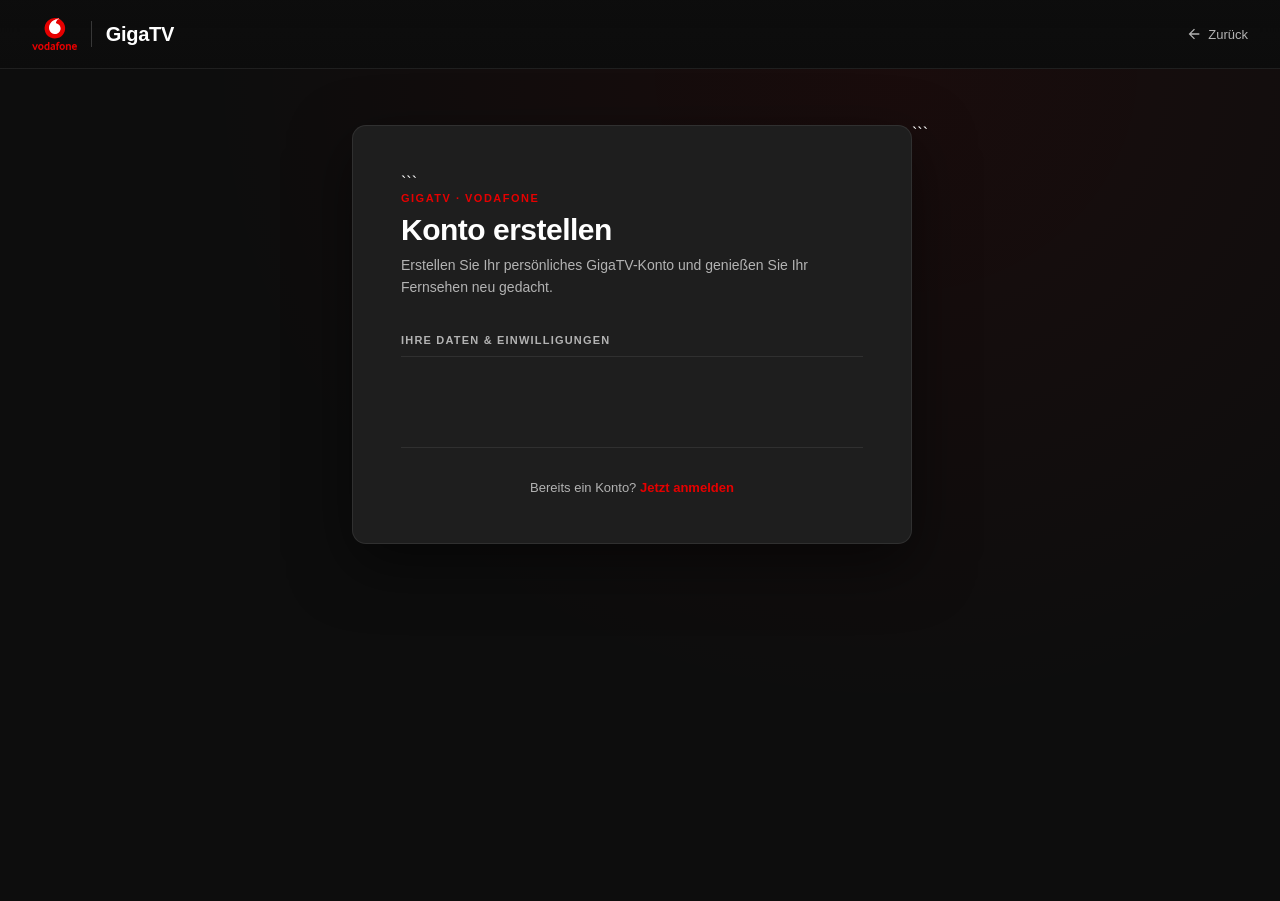
<file: createaccount.html>
<!doctype html>

<html lang="de">
<head>
  <meta charset="utf-8"/>
  <meta name="viewport" content="width=device-width, initial-scale=1"/>
  <title>Konto erstellen – GigaTV Vodafone</title>

  <!-- =========================================================
       1) ONETRUST REQUIRED SCRIPTS — DO NOT MODIFY
  ========================================================== -->

  <script>
    window.OtSdk = window.OtSdk || function () {
      (OtSdk.q = OtSdk.q || []).push(arguments);
    };
  </script>

  <script
    src="https://privacyportaltrial.onetrust.com/consent-embedded-forms/consent-receipt-scripts/OtFormStub.js"
    data-id="89af9315-196c-45ad-88ea-1b8ec3fe5a51"
    worker="https://consent-api.onetrust.com"
  ></script>

  <style>
    * {
      margin: 0;
      padding: 0;
      box-sizing: border-box;
      -webkit-font-smoothing: antialiased;
    }

    :root {
      --vf-red:        #e60000;
      --vf-red-dark:   #bd0000;
      --vf-black:      #0d0d0d;
      --vf-bg:         #1a1a1a;
      --vf-bg-light:   #262626;
      --vf-bg-card:    #1e1e1e;
      --vf-text:       #ffffff;
      --vf-text-muted: #b3b3b3;
      --vf-border:     rgba(255, 255, 255, 0.08);
      --vf-font:       "Vodafone Rg", "Helvetica Neue", Arial, sans-serif;
      --vf-radius:     8px;
    }

    html, body {
      background: var(--vf-black);
      color: var(--vf-text);
      font-family: var(--vf-font);
      min-height: 100vh;
    }

    /* ── Header ── */
    header.top-bar {
      position: sticky;
      top: 0;
      z-index: 100;
      background: linear-gradient(to bottom, rgba(13,13,13,0.98), rgba(13,13,13,0.85));
      backdrop-filter: blur(12px);
      -webkit-backdrop-filter: blur(12px);
      border-bottom: 1px solid var(--vf-border);
    }

    .top-bar-inner {
      display: flex;
      align-items: center;
      height: 68px;
      padding: 0 32px;
      gap: 16px;
    }

    .logo-link {
      display: flex;
      align-items: center;
      gap: 14px;
      text-decoration: none;
      color: inherit;
      flex-shrink: 0;
    }

    .vodafone-logo { height: 32px; width: auto; }

    .brand-divider {
      width: 1px;
      height: 26px;
      background: rgba(255,255,255,0.18);
    }

    .brand-subtitle {
      font-size: 20px;
      font-weight: 700;
      letter-spacing: -0.3px;
    }

    .back-link {
      display: inline-flex;
      align-items: center;
      gap: 6px;
      color: var(--vf-text-muted);
      text-decoration: none;
      font-size: 13px;
      font-weight: 500;
      margin-left: auto;
      transition: color 0.15s;
    }

    .back-link:hover { color: var(--vf-text); }
    .back-link svg { width: 16px; height: 16px; fill: currentColor; }

    /* ── Page layout ── */
    .page-wrapper {
      min-height: calc(100vh - 68px);
      display: flex;
      align-items: flex-start;
      justify-content: center;
      padding: 56px 24px 80px;
      background: radial-gradient(ellipse at 70% 0%, rgba(230,0,0,0.06) 0%, transparent 55%);
    }

    .card {
      background: var(--vf-bg-card);
      border: 1px solid var(--vf-border);
      border-radius: 14px;
      padding: 48px;
      width: 100%;
      max-width: 560px;
      box-shadow: 0 20px 60px rgba(0,0,0,0.5);
    }

    .card-eyebrow {
      font-size: 11px;
      font-weight: 700;
      letter-spacing: 1.5px;
      text-transform: uppercase;
      color: var(--vf-red);
      margin-bottom: 10px;
    }

    .card-title {
      font-size: 30px;
      font-weight: 700;
      letter-spacing: -0.5px;
      margin-bottom: 8px;
      line-height: 1.05;
    }

    .card-subtitle {
      font-size: 14px;
      color: var(--vf-text-muted);
      margin-bottom: 36px;
      line-height: 1.6;
    }

    .section-label {
      font-size: 11px;
      font-weight: 700;
      letter-spacing: 1.2px;
      text-transform: uppercase;
      color: var(--vf-text-muted);
      margin-bottom: 18px;
      padding-bottom: 10px;
      border-bottom: 1px solid var(--vf-border);
    }

    .divider {
      height: 1px;
      background: var(--vf-border);
      margin: 32px 0;
    }

    .card-footer {
      text-align: center;
      font-size: 13px;
      color: var(--vf-text-muted);
    }

    .card-footer a {
      color: var(--vf-red);
      text-decoration: none;
      font-weight: 600;
    }

    .card-footer a:hover { text-decoration: underline; }

    /* =========================================================
       ONETRUST FORM STYLING
       Reskins whatever OneTrust renders into #ot-container
    ========================================================== */

    #ot-container { margin-top: 4px; min-height: 40px; }

    /* Strip OT white backgrounds */
    .ot-consent-inline,
    .otwf-content,
    .ot-form,
    .ot-form-content,
    .ot-el {
      background: transparent !important;
      border: none !important;
      box-shadow: none !important;
      padding: 0 !important;
      font-family: var(--vf-font) !important;
      color: var(--vf-text) !important;
    }

    /* Labels */
    #ot-container label,
    #ot-container .ot-label,
    #ot-container span.ot-label {
      font-family: var(--vf-font) !important;
      font-size: 13px !important;
      font-weight: 600 !important;
      color: var(--vf-text-muted) !important;
      margin-bottom: 8px !important;
      display: block !important;
      letter-spacing: 0.2px !important;
    }

    /* Text inputs */
    #ot-container input[type="text"],
    #ot-container input[type="email"],
    #ot-container input[type="tel"],
    #ot-container input[type="password"],
    #ot-container input[type="number"],
    #ot-container select,
    #ot-container textarea {
      width: 100% !important;
      background: var(--vf-bg-light) !important;
      border: 1px solid var(--vf-border) !important;
      border-radius: var(--vf-radius) !important;
      padding: 13px 16px !important;
      font-size: 15px !important;
      font-family: var(--vf-font) !important;
      color: var(--vf-text) !important;
      outline: none !important;
      transition: border-color 0.15s !important;
      margin-bottom: 16px !important;
      -webkit-appearance: none !important;
      appearance: none !important;
      box-shadow: none !important;
    }

    #ot-container input[type="text"]:focus,
    #ot-container input[type="email"]:focus,
    #ot-container input[type="tel"]:focus,
    #ot-container select:focus {
      border-color: var(--vf-red) !important;
    }

    #ot-container input::placeholder {
      color: rgba(255,255,255,0.22) !important;
    }

    /* Checkbox — hide native, style label */
    #ot-container input[type="checkbox"] {
      position: absolute !important;
      opacity: 0 !important;
      pointer-events: none !important;
    }

    #ot-container .otwf-chkbox {
      margin-bottom: 14px !important;
      padding: 14px 16px !important;
      background: rgba(230,0,0,0.05) !important;
      border: 1px solid rgba(230,0,0,0.15) !important;
      border-radius: var(--vf-radius) !important;
    }

    #ot-container .otwf-chkbox label {
      display: flex !important;
      align-items: flex-start !important;
      gap: 12px !important;
      cursor: pointer !important;
      font-size: 13px !important;
      font-weight: 400 !important;
      color: var(--vf-text-muted) !important;
      margin-bottom: 0 !important;
      line-height: 1.6 !important;
      position: relative !important;
    }

    #ot-container .otwf-chkbox label::before {
      content: "" !important;
      width: 20px !important;
      height: 20px !important;
      min-width: 20px !important;
      border-radius: 50% !important;
      border: 2px solid rgba(255,255,255,0.2) !important;
      background: var(--vf-bg-light) !important;
      transition: all 0.15s ease !important;
      margin-top: 1px !important;
      flex-shrink: 0 !important;
    }

    #ot-container input[type="checkbox"]:checked + label::before {
      border-color: var(--vf-red) !important;
      background: radial-gradient(circle at center, var(--vf-red) 45%, transparent 47%) !important;
      box-shadow: 0 0 0 3px rgba(230,0,0,0.2) !important;
    }

    #ot-container input[type="checkbox"]:focus + label::before {
      box-shadow: 0 0 0 3px rgba(230,0,0,0.2) !important;
    }

    /* Error */
    .ot-error {
      color: #ff6b6b !important;
      font-size: 13px !important;
      margin-top: 4px !important;
      font-family: var(--vf-font) !important;
    }

    /* Submit button */
    .ot-submit {
      width: 100% !important;
      margin-top: 20px !important;
      padding: 15px !important;
      border-radius: var(--vf-radius) !important;
      border: none !important;
      background: var(--vf-red) !important;
      color: #ffffff !important;
      font-size: 15px !important;
      font-weight: 700 !important;
      font-family: var(--vf-font) !important;
      cursor: pointer !important;
      transition: background 0.15s, transform 0.1s !important;
      letter-spacing: 0.1px !important;
    }

    .ot-submit:hover {
      background: var(--vf-red-dark) !important;
    }

    .ot-submit:active {
      transform: scale(0.98) !important;
    }

    /* Links inside OT form */
    #ot-container a {
      color: var(--vf-red) !important;
      text-decoration: none !important;
    }

    #ot-container a:hover { text-decoration: underline !important; }

    /* Mute OT branding */
    #ot-container [class*="powered"],
    #ot-container [class*="branding"] {
      opacity: 0.25 !important;
      font-size: 11px !important;
      color: var(--vf-text-muted) !important;
      text-align: center !important;
      margin-top: 16px !important;
    }

    /* Responsive */
    @media (max-width: 640px) {
      .card { padding: 28px 20px; }
      .page-wrapper { padding: 32px 16px 60px; }
      .top-bar-inner { padding: 0 16px; }
    }
  </style>

</head>
<body>

  <!-- ========== HEADER ========== -->

  <header class="top-bar">
    <div class="top-bar-inner">
      <a href="index.html" class="logo-link">
        <img class="vodafone-logo" src="images/vodafone-logo.svg" alt="Vodafone">
        <div class="brand-divider"></div>
        <div class="brand-subtitle">GigaTV</div>
      </a>
      <a href="index.html" class="back-link">
        <svg viewBox="0 0 24 24"><path d="M20 11H7.83l5.59-5.59L12 4l-8 8 8 8 1.41-1.41L7.83 13H20v-2z"/></svg>
        Zurück
      </a>
    </div>
  </header>

  <!-- ========== MAIN ========== -->

  <div class="page-wrapper">
    <div class="card">

```
  <div class="card-eyebrow">GigaTV · Vodafone</div>
  <h1 class="card-title">Konto erstellen</h1>
  <p class="card-subtitle">
    Erstellen Sie Ihr persönliches GigaTV-Konto und genießen Sie Ihr Fernsehen neu gedacht.
  </p>

  <div class="section-label">Ihre Daten &amp; Einwilligungen</div>

  <!-- OneTrust renders the full form here -->
  <div id="ot-container"></div>

  <div class="divider"></div>

  <div class="card-footer">
    Bereits ein Konto? <a href="account.html">Jetzt anmelden</a>
  </div>

</div>
```

  </div>

  <!-- =========================================================
       4) ONETRUST LOADING — DO NOT MODIFY
  ========================================================== -->

  <script>
    /* Collection Point ID — separate from the script data-id above */
    const CP_ID = "cbc1219e-ed04-41b3-b4f0-1e9a71740089";

    function whenOTReady(callback) {
      const timer = setInterval(() => {
        if (window.OneTrust && window.OneTrust.webform && window.OneTrust.webform.InstallCP) {
          clearInterval(timer);
          callback();
        }
      }, 80);
    }

    window.addEventListener("DOMContentLoaded", () => {
      whenOTReady(() => {
        OneTrust.webform.InstallCP(CP_ID, {
          target: "#ot-container"
        });
      });
    });
  </script>

</body>
</html>
</file>
